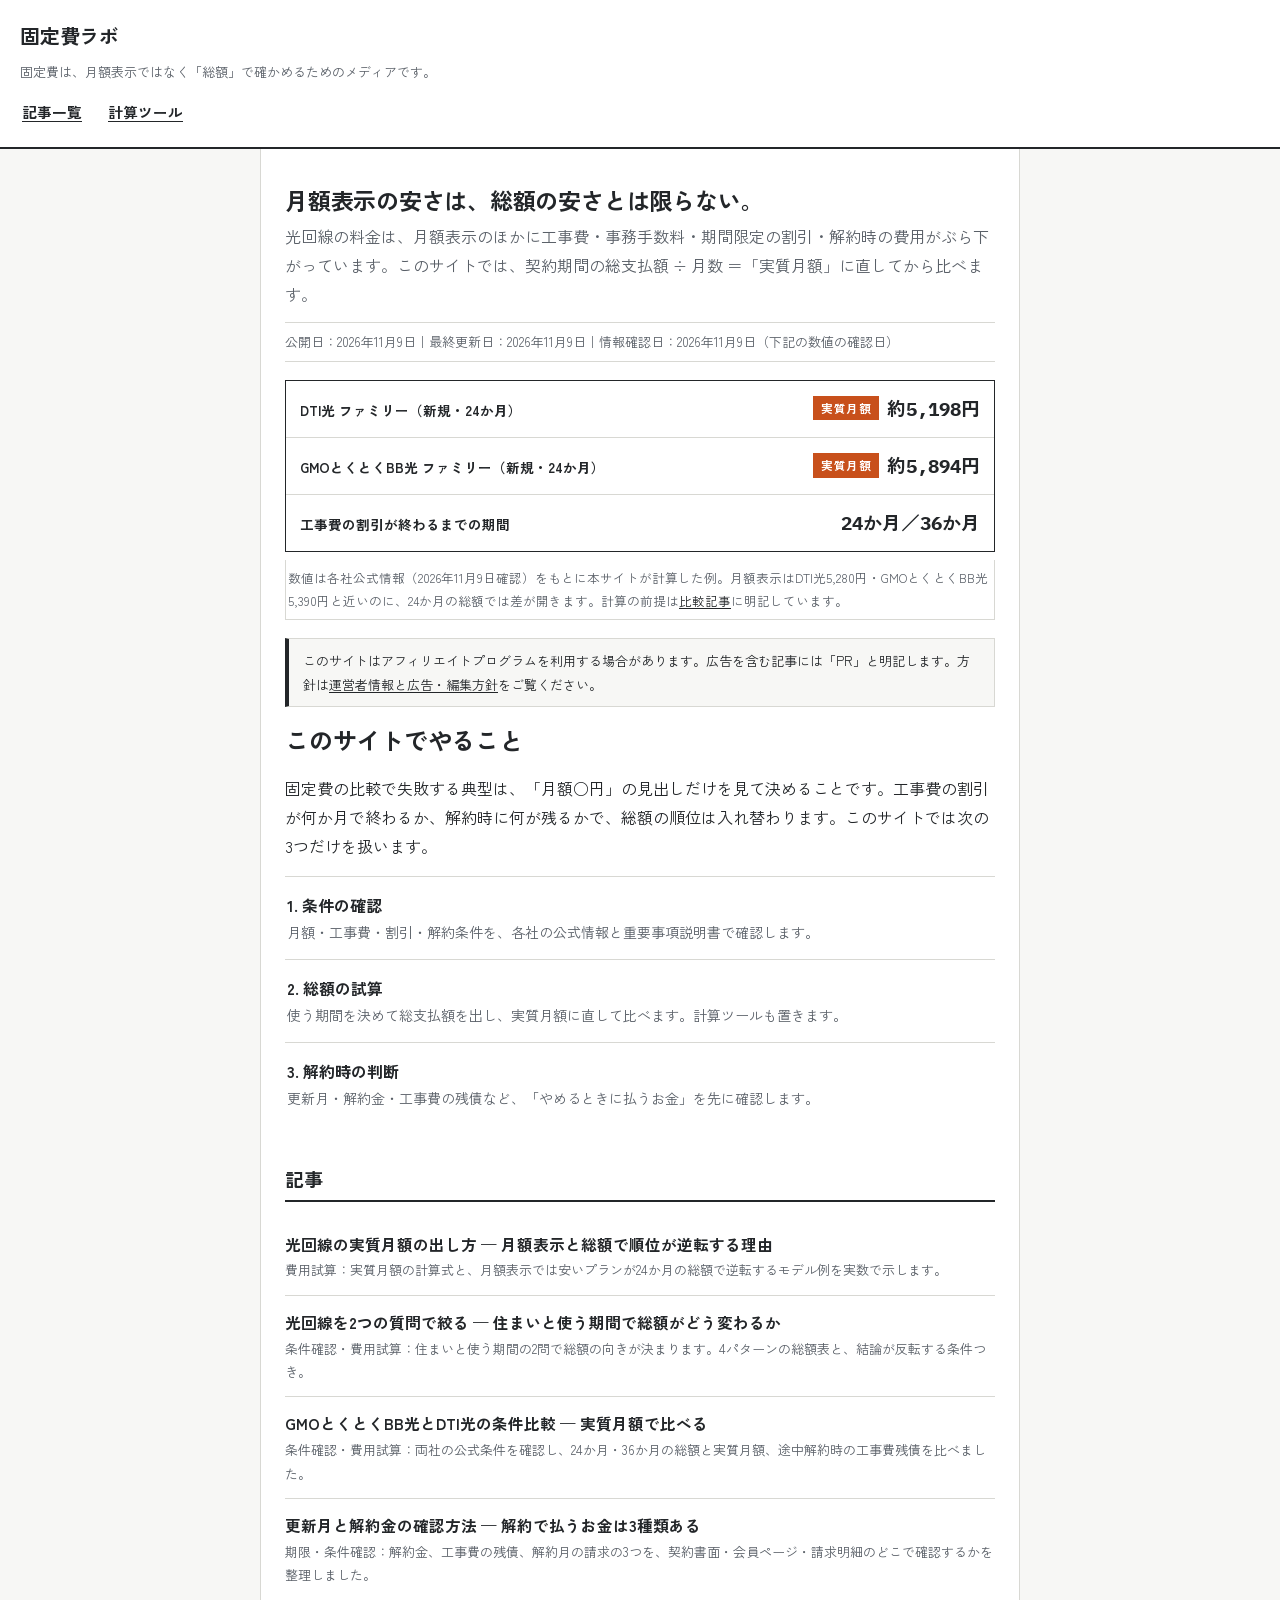
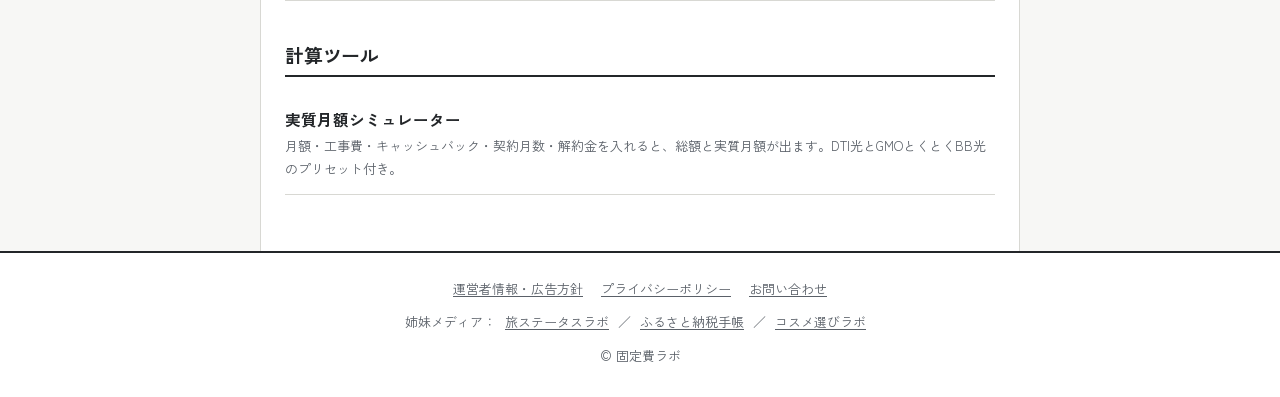
<file: index.html>
<!DOCTYPE html>
<html lang="ja">
<head>
<meta charset="utf-8">
<meta name="viewport" content="width=device-width, initial-scale=1">
<title>固定費ラボ｜光回線は「月額表示」ではなく総額＝実質月額で確かめる</title>
<meta name="description" content="光回線などの固定費について、月額表示ではなく契約期間の総支払額÷月数＝実質月額で比べるための、公式情報の確認記事と計算ツールを提供するメディアです。">
<link rel="preconnect" href="https://fonts.googleapis.com">
<link rel="preconnect" href="https://fonts.gstatic.com" crossorigin>
<link href="https://fonts.googleapis.com/css2?family=IBM+Plex+Mono:wght@400;500;700&family=Zen+Kaku+Gothic+New:wght@400;500;700&display=swap" rel="stylesheet">
<link rel="stylesheet" href="style.css?v=20261120-r1">
<meta property="og:title" content="固定費ラボ｜光回線は「月額表示」ではなく総額＝実質月額で確かめる">
<meta property="og:description" content="光回線などの固定費について、月額表示ではなく契約期間の総支払額÷月数＝実質月額で比べるための、公式情報の確認記事と計算ツールを提供するメディアです。">
<meta property="og:type" content="website">
<meta property="og:url" content="https://koteihi.globe-ent.com/">
<meta property="og:image" content="https://koteihi.globe-ent.com/ogp.png">
<meta name="twitter:card" content="summary_large_image">
<meta name="twitter:image" content="https://koteihi.globe-ent.com/ogp.png">
<link rel="icon" type="image/svg+xml" href="/favicon.svg">
<link rel="alternate" type="application/rss+xml" title="固定費ラボ" href="https://koteihi.globe-ent.com/rss.xml">
<script type="application/ld+json">
{
  "@context": "https://schema.org",
  "@graph": [
    {
      "@type": "Organization",
      "@id": "https://koteihi.globe-ent.com/#org",
      "name": "固定費ラボ",
      "url": "https://koteihi.globe-ent.com/",
      "logo": "https://koteihi.globe-ent.com/favicon.svg",
      "sameAs": [
        "https://note.com/tabi_status_lab",
        "https://www.youtube.com/@tabi_status_lab",
        "https://www.threads.com/@tabi_status_lab"
      ]
    },
    {
      "@type": "WebSite",
      "@id": "https://koteihi.globe-ent.com/#site",
      "name": "固定費ラボ",
      "url": "https://koteihi.globe-ent.com/",
      "publisher": { "@id": "https://koteihi.globe-ent.com/#org" },
      "inLanguage": "ja"
    }
  ]
}
</script>
<link rel="canonical" href="https://koteihi.globe-ent.com/">
</head>
<body>
<header class="site">
  <div class="name"><a href="index.html">固定費ラボ</a></div>
  <div class="tag">固定費は、月額表示ではなく「総額」で確かめるためのメディアです。</div>
  <nav class="main">
    <a href="articles.html">記事一覧</a>
    <a href="tools/jitsushitsu-sim.html">計算ツール</a>
  </nav>
</header>
<main>
  <p class="leadline">月額表示の安さは、総額の安さとは限らない。</p>
  <p class="leadsub">光回線の料金は、月額表示のほかに工事費・事務手数料・期間限定の割引・解約時の費用がぶら下がっています。このサイトでは、契約期間の総支払額 ÷ 月数 ＝「実質月額」に直してから比べます。</p>
  <p class="dateline">公開日：2026年11月9日｜最終更新日：2026年11月9日｜情報確認日：2026年11月9日（下記の数値の確認日）</p>
  <figure>
    <div class="sheet">
      <div class="srow"><span class="sk">DTI光 ファミリー（新規・24か月）</span><span class="sv"><span class="badge">実質月額</span>約5,198円</span></div>
      <div class="srow"><span class="sk">GMOとくとくBB光 ファミリー（新規・24か月）</span><span class="sv"><span class="badge">実質月額</span>約5,894円</span></div>
      <div class="srow"><span class="sk">工事費の割引が終わるまでの期間</span><span class="sv">24か月／36か月</span></div>
    </div>
    <figcaption>数値は各社公式情報（2026年11月9日確認）をもとに本サイトが計算した例。月額表示はDTI光5,280円・GMOとくとくBB光5,390円と近いのに、24か月の総額では差が開きます。計算の前提は<a href="articles/gmo-dti-hikaku.html">比較記事</a>に明記しています。</figcaption>
  </figure>
  <div class="disclosure">このサイトはアフィリエイトプログラムを利用する場合があります。広告を含む記事には「PR」と明記します。方針は<a href="about.html">運営者情報と広告・編集方針</a>をご覧ください。</div>

  <h1>このサイトでやること</h1>
  <p>固定費の比較で失敗する典型は、「月額○円」の見出しだけを見て決めることです。工事費の割引が何か月で終わるか、解約時に何が残るかで、総額の順位は入れ替わります。このサイトでは次の3つだけを扱います。</p>
  <div class="card"><div class="t">1. 条件の確認</div><div class="d">月額・工事費・割引・解約条件を、各社の公式情報と重要事項説明書で確認します。</div></div>
  <div class="card"><div class="t">2. 総額の試算</div><div class="d">使う期間を決めて総支払額を出し、実質月額に直して比べます。計算ツールも置きます。</div></div>
  <div class="card"><div class="t">3. 解約時の判断</div><div class="d">更新月・解約金・工事費の残債など、「やめるときに払うお金」を先に確認します。</div></div>

  <h2>記事</h2>
  <a class="thumbrow" href="articles/jitsushitsu-getsugaku.html"><span><span class="t">光回線の実質月額の出し方 — 月額表示と総額で順位が逆転する理由</span><span class="d">費用試算：実質月額の計算式と、月額表示では安いプランが24か月の総額で逆転するモデル例を実数で示します。</span></span></a>
  <a class="thumbrow" href="articles/hikari-shindan.html"><span><span class="t">光回線を2つの質問で絞る — 住まいと使う期間で総額がどう変わるか</span><span class="d">条件確認・費用試算：住まいと使う期間の2問で総額の向きが決まります。4パターンの総額表と、結論が反転する条件つき。</span></span></a>
  <a class="thumbrow" href="articles/gmo-dti-hikaku.html"><span><span class="t">GMOとくとくBB光とDTI光の条件比較 — 実質月額で比べる</span><span class="d">条件確認・費用試算：両社の公式条件を確認し、24か月・36か月の総額と実質月額、途中解約時の工事費残債を比べました。</span></span></a>
  <a class="thumbrow" href="articles/koushin-tsuki-kaiyakukin.html"><span><span class="t">更新月と解約金の確認方法 — 解約で払うお金は3種類ある</span><span class="d">期限・条件確認：解約金、工事費の残債、解約月の請求の3つを、契約書面・会員ページ・請求明細のどこで確認するかを整理しました。</span></span></a>

  <h2>計算ツール</h2>
  <a class="thumbrow" href="tools/jitsushitsu-sim.html"><span><span class="t">実質月額シミュレーター</span><span class="d">月額・工事費・キャッシュバック・契約月数・解約金を入れると、総額と実質月額が出ます。DTI光とGMOとくとくBB光のプリセット付き。</span></span></a>
</main>
<footer class="site">
  <a href="about.html">運営者情報・広告方針</a><a href="privacy.html">プライバシーポリシー</a><a href="contact.html">お問い合わせ</a>
  <div class="sister">姉妹メディア：<a href="https://travel.globe-ent.com/">旅ステータスラボ</a>／<a href="https://furusato.globe-ent.com/">ふるさと納税手帳</a>／<a href="https://cosme-erabi.globe-ent.com/">コスメ選びラボ</a></div>
  <div>© 固定費ラボ</div>
</footer>
</body>
</html>
</file>
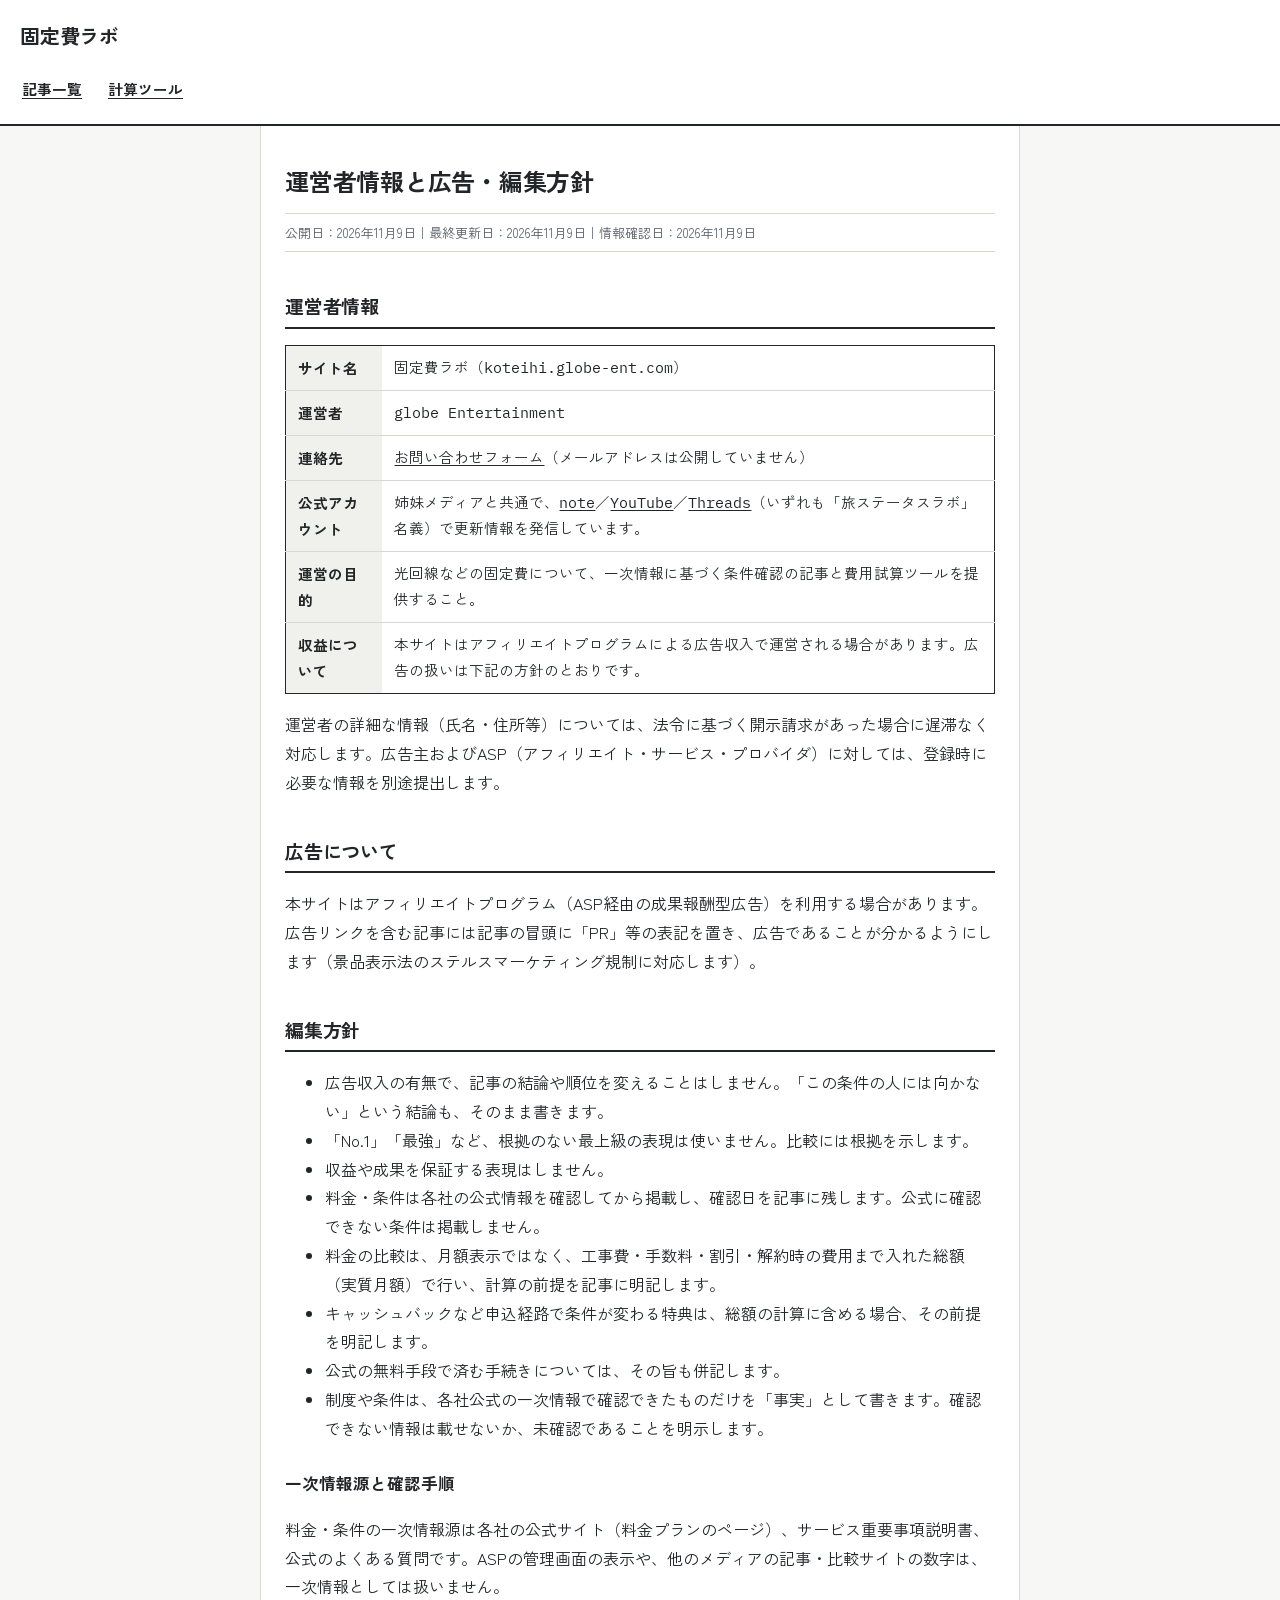
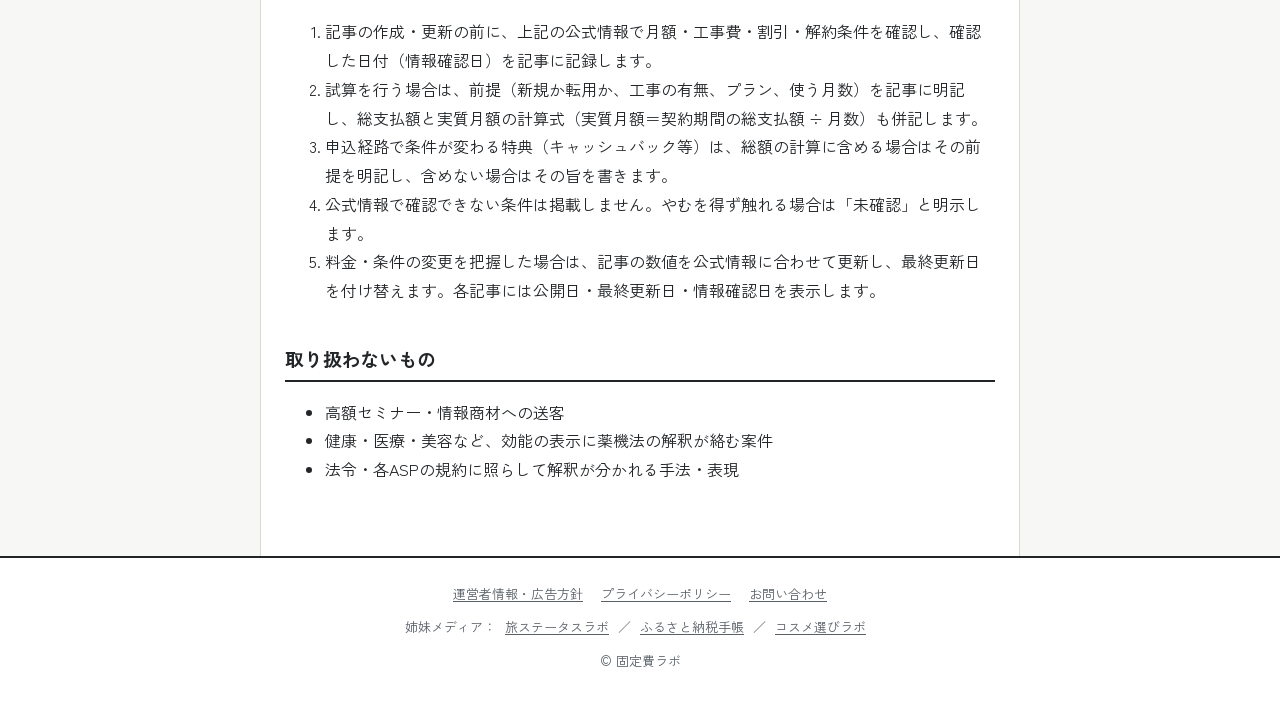
<file: about.html>
<!DOCTYPE html>
<html lang="ja">
<head>
<meta charset="utf-8">
<meta name="viewport" content="width=device-width, initial-scale=1">
<title>運営者情報と広告・編集方針｜固定費ラボ</title>
<link rel="preconnect" href="https://fonts.googleapis.com">
<link rel="preconnect" href="https://fonts.gstatic.com" crossorigin>
<link href="https://fonts.googleapis.com/css2?family=IBM+Plex+Mono:wght@400;500;700&family=Zen+Kaku+Gothic+New:wght@400;500;700&display=swap" rel="stylesheet">
<link rel="stylesheet" href="style.css?v=20261120-r1">
<meta property="og:title" content="運営者情報と広告・編集方針｜固定費ラボ">
<meta property="og:description" content="光回線などの固定費について、一次情報で確認した記事と費用試算ツールを提供するメディアです。">
<meta property="og:type" content="website">
<meta property="og:url" content="https://koteihi.globe-ent.com/about.html">
<meta property="og:image" content="https://koteihi.globe-ent.com/ogp.png">
<meta name="twitter:card" content="summary_large_image">
<meta name="twitter:image" content="https://koteihi.globe-ent.com/ogp.png">
<link rel="icon" type="image/svg+xml" href="/favicon.svg">
<link rel="canonical" href="https://koteihi.globe-ent.com/about.html">
</head>
<body>
<header class="site">
  <div class="name"><a href="index.html">固定費ラボ</a></div>
  <nav class="main">
    <a href="articles.html">記事一覧</a>
    <a href="tools/jitsushitsu-sim.html">計算ツール</a>
  </nav>
</header>
<main>
  <h1>運営者情報と広告・編集方針</h1>
  <p class="dateline">公開日：2026年11月9日｜最終更新日：2026年11月9日｜情報確認日：2026年11月9日</p>

  <h2>運営者情報</h2>
  <table>
    <tr><th>サイト名</th><td>固定費ラボ（koteihi.globe-ent.com）</td></tr>
    <tr><th>運営者</th><td>globe Entertainment</td></tr>
    <tr><th>連絡先</th><td><a href="contact.html">お問い合わせフォーム</a>（メールアドレスは公開していません）</td></tr>
    <tr><th>公式アカウント</th><td>姉妹メディアと共通で、<a href="https://note.com/tabi_status_lab" target="_blank" rel="noopener">note</a>／<a href="https://www.youtube.com/@tabi_status_lab" target="_blank" rel="noopener">YouTube</a>／<a href="https://www.threads.com/@tabi_status_lab" target="_blank" rel="noopener">Threads</a>（いずれも「旅ステータスラボ」名義）で更新情報を発信しています。</td></tr>
    <tr><th>運営の目的</th><td>光回線などの固定費について、一次情報に基づく条件確認の記事と費用試算ツールを提供すること。</td></tr>
    <tr><th>収益について</th><td>本サイトはアフィリエイトプログラムによる広告収入で運営される場合があります。広告の扱いは下記の方針のとおりです。</td></tr>
  </table>
  <p>運営者の詳細な情報（氏名・住所等）については、法令に基づく開示請求があった場合に遅滞なく対応します。広告主およびASP（アフィリエイト・サービス・プロバイダ）に対しては、登録時に必要な情報を別途提出します。</p>

  <h2>広告について</h2>
  <p>本サイトはアフィリエイトプログラム（ASP経由の成果報酬型広告）を利用する場合があります。広告リンクを含む記事には記事の冒頭に「PR」等の表記を置き、広告であることが分かるようにします（景品表示法のステルスマーケティング規制に対応します）。</p>

  <h2>編集方針</h2>
  <ul>
    <li>広告収入の有無で、記事の結論や順位を変えることはしません。「この条件の人には向かない」という結論も、そのまま書きます。</li>
    <li>「No.1」「最強」など、根拠のない最上級の表現は使いません。比較には根拠を示します。</li>
    <li>収益や成果を保証する表現はしません。</li>
    <li>料金・条件は各社の公式情報を確認してから掲載し、確認日を記事に残します。公式に確認できない条件は掲載しません。</li>
    <li>料金の比較は、月額表示ではなく、工事費・手数料・割引・解約時の費用まで入れた総額（実質月額）で行い、計算の前提を記事に明記します。</li>
    <li>キャッシュバックなど申込経路で条件が変わる特典は、総額の計算に含める場合、その前提を明記します。</li>
    <li>公式の無料手段で済む手続きについては、その旨も併記します。</li>
    <li>制度や条件は、各社公式の一次情報で確認できたものだけを「事実」として書きます。確認できない情報は載せないか、未確認であることを明示します。</li>
  </ul>

  <h3>一次情報源と確認手順</h3>
  <p>料金・条件の一次情報源は各社の公式サイト（料金プランのページ）、サービス重要事項説明書、公式のよくある質問です。ASPの管理画面の表示や、他のメディアの記事・比較サイトの数字は、一次情報としては扱いません。</p>
  <ol>
    <li>記事の作成・更新の前に、上記の公式情報で月額・工事費・割引・解約条件を確認し、確認した日付（情報確認日）を記事に記録します。</li>
    <li>試算を行う場合は、前提（新規か転用か、工事の有無、プラン、使う月数）を記事に明記し、総支払額と実質月額の計算式（実質月額＝契約期間の総支払額 ÷ 月数）も併記します。</li>
    <li>申込経路で条件が変わる特典（キャッシュバック等）は、総額の計算に含める場合はその前提を明記し、含めない場合はその旨を書きます。</li>
    <li>公式情報で確認できない条件は掲載しません。やむを得ず触れる場合は「未確認」と明示します。</li>
    <li>料金・条件の変更を把握した場合は、記事の数値を公式情報に合わせて更新し、最終更新日を付け替えます。各記事には公開日・最終更新日・情報確認日を表示します。</li>
  </ol>

  <h2>取り扱わないもの</h2>
  <ul>
    <li>高額セミナー・情報商材への送客</li>
    <li>健康・医療・美容など、効能の表示に薬機法の解釈が絡む案件</li>
    <li>法令・各ASPの規約に照らして解釈が分かれる手法・表現</li>
  </ul>
</main>
<footer class="site">
  <a href="about.html">運営者情報・広告方針</a><a href="privacy.html">プライバシーポリシー</a><a href="contact.html">お問い合わせ</a>
  <div class="sister">姉妹メディア：<a href="https://travel.globe-ent.com/">旅ステータスラボ</a>／<a href="https://furusato.globe-ent.com/">ふるさと納税手帳</a>／<a href="https://cosme-erabi.globe-ent.com/">コスメ選びラボ</a></div>
  <div>© 固定費ラボ</div>
</footer>
</body>
</html>
</file>
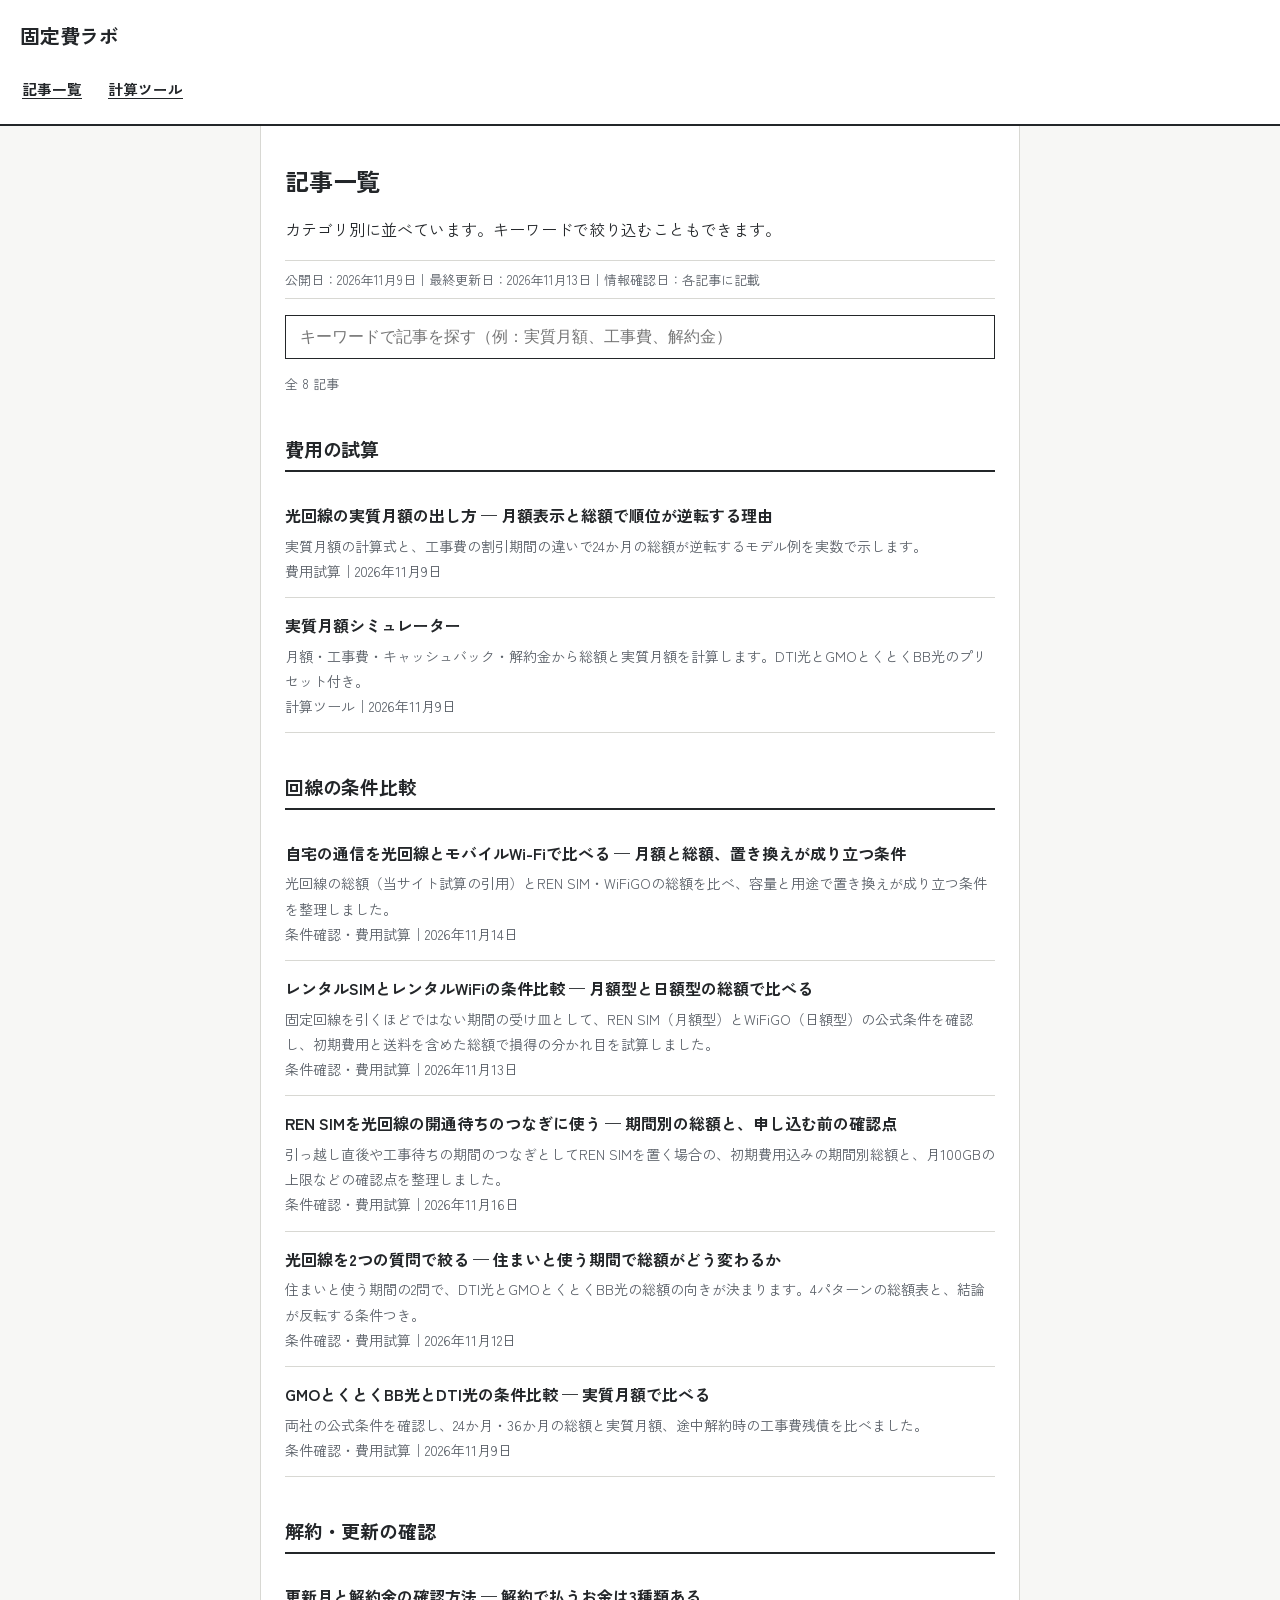
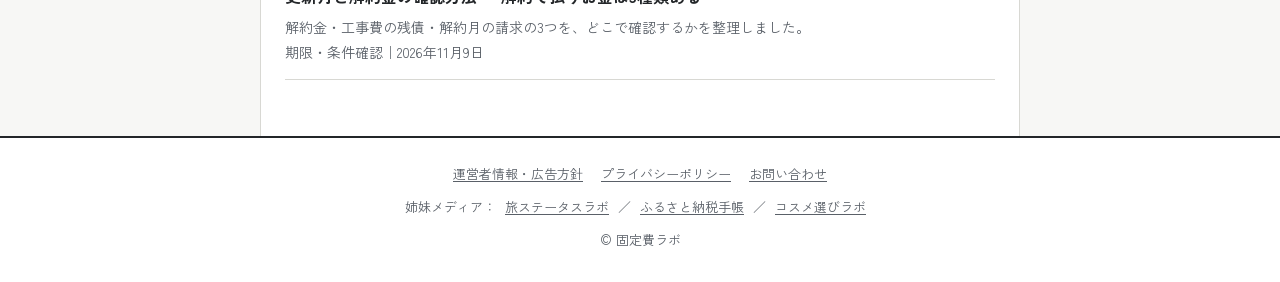
<file: articles.html>
<!DOCTYPE html>
<html lang="ja">
<head>
<meta charset="utf-8">
<meta name="viewport" content="width=device-width, initial-scale=1">
<title>記事一覧｜固定費ラボ</title>
<meta name="description" content="固定費ラボの記事一覧。光回線の条件確認、実質月額の試算、更新月・解約金の確認方法をカテゴリ別に並べています。キーワードで絞り込みもできます。">
<link rel="preconnect" href="https://fonts.googleapis.com">
<link rel="preconnect" href="https://fonts.gstatic.com" crossorigin>
<link href="https://fonts.googleapis.com/css2?family=IBM+Plex+Mono:wght@400;500;700&family=Zen+Kaku+Gothic+New:wght@400;500;700&display=swap" rel="stylesheet">
<link rel="stylesheet" href="style.css?v=20261120-r1">
<meta property="og:title" content="記事一覧｜固定費ラボ">
<meta property="og:description" content="固定費ラボの記事一覧。光回線の条件確認、実質月額の試算、更新月・解約金の確認方法をカテゴリ別に並べています。キーワードで絞り込みもできます。">
<meta property="og:type" content="website">
<meta property="og:url" content="https://koteihi.globe-ent.com/articles.html">
<meta property="og:image" content="https://koteihi.globe-ent.com/ogp.png">
<meta name="twitter:card" content="summary_large_image">
<meta name="twitter:image" content="https://koteihi.globe-ent.com/ogp.png">
<link rel="icon" type="image/svg+xml" href="/favicon.svg">
<link rel="canonical" href="https://koteihi.globe-ent.com/articles.html">
</head>
<body>
<header class="site">
  <div class="name"><a href="index.html">固定費ラボ</a></div>
  <nav class="main">
    <a href="articles.html">記事一覧</a>
    <a href="tools/jitsushitsu-sim.html">計算ツール</a>
  </nav>
</header>
<main>
  <h1>記事一覧</h1>
  <p>カテゴリ別に並べています。キーワードで絞り込むこともできます。</p>
  <p class="dateline">公開日：2026年11月9日｜最終更新日：2026年11月13日｜情報確認日：各記事に記載</p>
  <div class="searchbox">
    <input type="search" id="q" placeholder="キーワードで記事を探す（例：実質月額、工事費、解約金）" aria-label="記事を検索">
    <p class="src" id="count"></p>
  </div>

  <section class="cluster">
    <h2>費用の試算</h2>
    <a class="card thumbrow" href="articles/jitsushitsu-getsugaku.html" data-kw="実質月額 総額 工事費 計算式 モデル 逆転 光回線"><span class="txt">
      <strong>光回線の実質月額の出し方 — 月額表示と総額で順位が逆転する理由</strong>
      <span>実質月額の計算式と、工事費の割引期間の違いで24か月の総額が逆転するモデル例を実数で示します。</span>
      <span class="src">費用試算｜2026年11月9日</span></span>
    </a>
    <a class="card thumbrow" href="tools/jitsushitsu-sim.html" data-kw="シミュレーター 計算ツール 実質月額 総額 DTI GMO プリセット"><span class="txt">
      <strong>実質月額シミュレーター</strong>
      <span>月額・工事費・キャッシュバック・解約金から総額と実質月額を計算します。DTI光とGMOとくとくBB光のプリセット付き。</span>
      <span class="src">計算ツール｜2026年11月9日</span></span>
    </a>
  </section>

  <section class="cluster">
    <h2>回線の条件比較</h2>
    <a class="card thumbrow" href="articles/hikari-vs-mobile-wifi.html" data-kw="光回線 モバイルWi-Fi 置き換え REN SIM WiFiGO DTI光 GMOとくとくBB光 総額 容量"><span class="txt">
      <strong>自宅の通信を光回線とモバイルWi-Fiで比べる — 月額と総額、置き換えが成り立つ条件</strong>
      <span>光回線の総額（当サイト試算の引用）とREN SIM・WiFiGOの総額を比べ、容量と用途で置き換えが成り立つ条件を整理しました。</span>
      <span class="src">条件確認・費用試算｜2026年11月14日</span></span>
    </a>
    <a class="card thumbrow" href="articles/rental-sim-wifi.html" data-kw="レンタルSIM レンタルWiFi REN SIM WiFiGO 短期 引っ越し つなぎ 予備回線 月額型 日額型"><span class="txt">
      <strong>レンタルSIMとレンタルWiFiの条件比較 — 月額型と日額型の総額で比べる</strong>
      <span>固定回線を引くほどではない期間の受け皿として、REN SIM（月額型）とWiFiGO（日額型）の公式条件を確認し、初期費用と送料を含めた総額で損得の分かれ目を試算しました。</span>
      <span class="src">条件確認・費用試算｜2026年11月13日</span></span>
    </a>
    <a class="card thumbrow" href="articles/rensim-yobi-tsunagi.html" data-kw="REN SIM 開通待ち つなぎ 引っ越し テレワーク 予備回線 総額 100GB"><span class="txt">
      <strong>REN SIMを光回線の開通待ちのつなぎに使う — 期間別の総額と、申し込む前の確認点</strong>
      <span>引っ越し直後や工事待ちの期間のつなぎとしてREN SIMを置く場合の、初期費用込みの期間別総額と、月100GBの上限などの確認点を整理しました。</span>
      <span class="src">条件確認・費用試算｜2026年11月16日</span></span>
    </a>
    <a class="card thumbrow" href="articles/hikari-shindan.html" data-kw="診断 2つの質問 住まい 期間 DTI光 GMOとくとくBB光 総額 戸建て マンション 10ギガ"><span class="txt">
      <strong>光回線を2つの質問で絞る — 住まいと使う期間で総額がどう変わるか</strong>
      <span>住まいと使う期間の2問で、DTI光とGMOとくとくBB光の総額の向きが決まります。4パターンの総額表と、結論が反転する条件つき。</span>
      <span class="src">条件確認・費用試算｜2026年11月12日</span></span>
    </a>
    <a class="card thumbrow" href="articles/gmo-dti-hikaku.html" data-kw="GMOとくとくBB光 DTI光 比較 月額 工事費 解約金 キャッシュバック ルーター"><span class="txt">
      <strong>GMOとくとくBB光とDTI光の条件比較 — 実質月額で比べる</strong>
      <span>両社の公式条件を確認し、24か月・36か月の総額と実質月額、途中解約時の工事費残債を比べました。</span>
      <span class="src">条件確認・費用試算｜2026年11月9日</span></span>
    </a>
  </section>

  <section class="cluster">
    <h2>解約・更新の確認</h2>
    <a class="card thumbrow" href="articles/koushin-tsuki-kaiyakukin.html" data-kw="更新月 解約金 違約金 工事費残債 確認方法 契約書面 会員ページ 請求明細"><span class="txt">
      <strong>更新月と解約金の確認方法 — 解約で払うお金は3種類ある</strong>
      <span>解約金・工事費の残債・解約月の請求の3つを、どこで確認するかを整理しました。</span>
      <span class="src">期限・条件確認｜2026年11月9日</span></span>
    </a>
  </section>

  <p class="src" id="noresult" style="display:none">該当する記事がありません。キーワードを変えてお試しください。</p>
</main>
<footer class="site">
  <a href="about.html">運営者情報・広告方針</a><a href="privacy.html">プライバシーポリシー</a><a href="contact.html">お問い合わせ</a>
  <div class="sister">姉妹メディア：<a href="https://travel.globe-ent.com/">旅ステータスラボ</a>／<a href="https://furusato.globe-ent.com/">ふるさと納税手帳</a>／<a href="https://cosme-erabi.globe-ent.com/">コスメ選びラボ</a></div>
  <div>© 固定費ラボ</div>
</footer>
<script>
(function(){
  var q = document.getElementById('q');
  var cards = Array.prototype.slice.call(document.querySelectorAll('.card'));
  var sections = Array.prototype.slice.call(document.querySelectorAll('.cluster'));
  var count = document.getElementById('count');
  var noresult = document.getElementById('noresult');
  function apply(){
    var words = q.value.trim().toLowerCase().split(/\s+/).filter(Boolean);
    var visible = 0;
    cards.forEach(function(c){
      var text = (c.textContent + ' ' + (c.getAttribute('data-kw')||'')).toLowerCase();
      var hit = words.every(function(w){ return text.indexOf(w) !== -1; });
      c.style.display = hit ? '' : 'none';
      if (hit) visible++;
    });
    sections.forEach(function(s){
      var any = Array.prototype.some.call(s.querySelectorAll('.card'), function(c){ return c.style.display !== 'none'; });
      s.style.display = any ? '' : 'none';
    });
    count.textContent = words.length ? visible + ' 件の記事が見つかりました' : '全 ' + cards.length + ' 記事';
    noresult.style.display = visible ? 'none' : '';
  }
  q.addEventListener('input', apply);
  apply();
})();
</script>
</body>
</html>
</file>
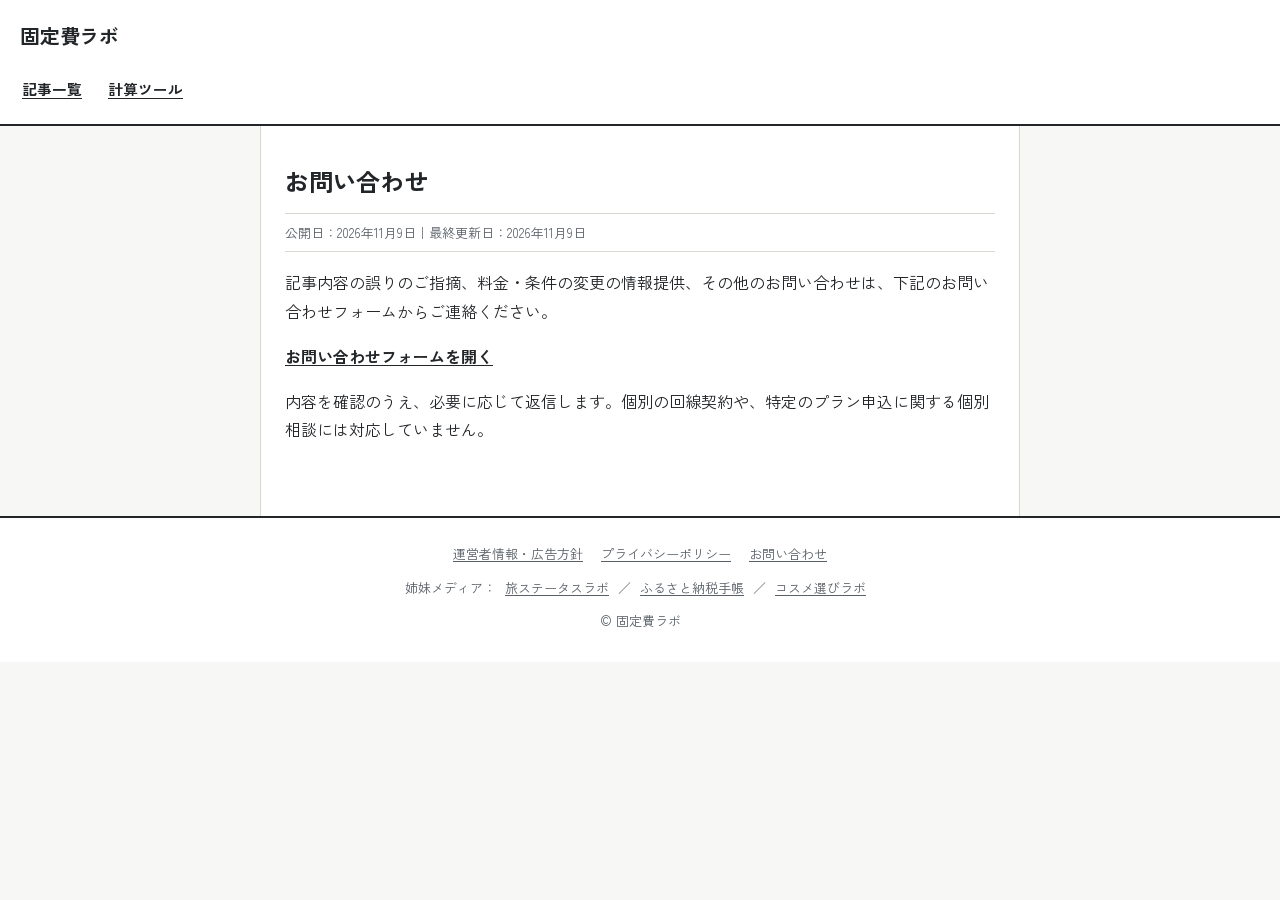
<file: contact.html>
<!DOCTYPE html>
<html lang="ja">
<head>
<meta charset="utf-8">
<meta name="viewport" content="width=device-width, initial-scale=1">
<title>お問い合わせ｜固定費ラボ</title>
<link rel="preconnect" href="https://fonts.googleapis.com">
<link rel="preconnect" href="https://fonts.gstatic.com" crossorigin>
<link href="https://fonts.googleapis.com/css2?family=IBM+Plex+Mono:wght@400;500;700&family=Zen+Kaku+Gothic+New:wght@400;500;700&display=swap" rel="stylesheet">
<link rel="stylesheet" href="style.css?v=20261120-r1">
<meta property="og:title" content="お問い合わせ｜固定費ラボ">
<meta property="og:description" content="光回線などの固定費について、一次情報で確認した記事と費用試算ツールを提供するメディアです。">
<meta property="og:type" content="website">
<meta property="og:url" content="https://koteihi.globe-ent.com/contact.html">
<meta property="og:image" content="https://koteihi.globe-ent.com/ogp.png">
<meta name="twitter:card" content="summary_large_image">
<meta name="twitter:image" content="https://koteihi.globe-ent.com/ogp.png">
<link rel="icon" type="image/svg+xml" href="/favicon.svg">
<link rel="canonical" href="https://koteihi.globe-ent.com/contact.html">
</head>
<body>
<header class="site">
  <div class="name"><a href="index.html">固定費ラボ</a></div>
  <nav class="main">
    <a href="articles.html">記事一覧</a>
    <a href="tools/jitsushitsu-sim.html">計算ツール</a>
  </nav>
</header>
<main>
  <h1>お問い合わせ</h1>
  <p class="dateline">公開日：2026年11月9日｜最終更新日：2026年11月9日</p>
  <p>記事内容の誤りのご指摘、料金・条件の変更の情報提供、その他のお問い合わせは、下記のお問い合わせフォームからご連絡ください。</p>
  <p><a href="https://docs.google.com/forms/d/e/1FAIpQLSfTnYuTEelsZKCFdR1qgOSAcbQ_iL7Sfrm4nua5q6kgTEgHKg/viewform" target="_blank" rel="noopener"><strong>お問い合わせフォームを開く</strong></a></p>
  <p>内容を確認のうえ、必要に応じて返信します。個別の回線契約や、特定のプラン申込に関する個別相談には対応していません。</p>
</main>
<footer class="site">
  <a href="about.html">運営者情報・広告方針</a><a href="privacy.html">プライバシーポリシー</a><a href="contact.html">お問い合わせ</a>
  <div class="sister">姉妹メディア：<a href="https://travel.globe-ent.com/">旅ステータスラボ</a>／<a href="https://furusato.globe-ent.com/">ふるさと納税手帳</a>／<a href="https://cosme-erabi.globe-ent.com/">コスメ選びラボ</a></div>
  <div>© 固定費ラボ</div>
</footer>
</body>
</html>
</file>
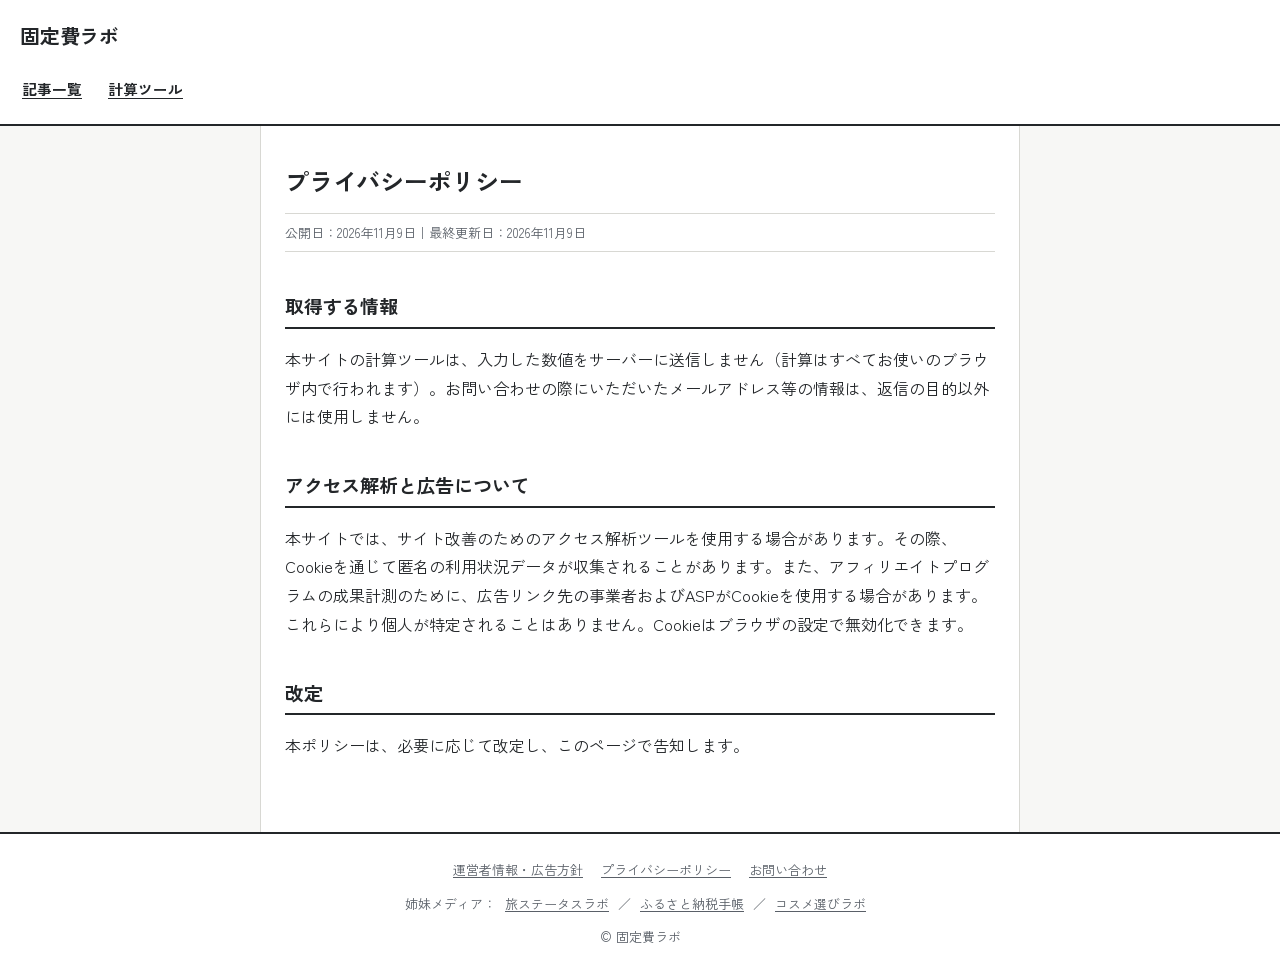
<file: privacy.html>
<!DOCTYPE html>
<html lang="ja">
<head>
<meta charset="utf-8">
<meta name="viewport" content="width=device-width, initial-scale=1">
<title>プライバシーポリシー｜固定費ラボ</title>
<link rel="preconnect" href="https://fonts.googleapis.com">
<link rel="preconnect" href="https://fonts.gstatic.com" crossorigin>
<link href="https://fonts.googleapis.com/css2?family=IBM+Plex+Mono:wght@400;500;700&family=Zen+Kaku+Gothic+New:wght@400;500;700&display=swap" rel="stylesheet">
<link rel="stylesheet" href="style.css?v=20261120-r1">
<meta property="og:title" content="プライバシーポリシー｜固定費ラボ">
<meta property="og:description" content="光回線などの固定費について、一次情報で確認した記事と費用試算ツールを提供するメディアです。">
<meta property="og:type" content="website">
<meta property="og:url" content="https://koteihi.globe-ent.com/privacy.html">
<meta property="og:image" content="https://koteihi.globe-ent.com/ogp.png">
<meta name="twitter:card" content="summary_large_image">
<meta name="twitter:image" content="https://koteihi.globe-ent.com/ogp.png">
<link rel="icon" type="image/svg+xml" href="/favicon.svg">
<link rel="canonical" href="https://koteihi.globe-ent.com/privacy.html">
</head>
<body>
<header class="site">
  <div class="name"><a href="index.html">固定費ラボ</a></div>
  <nav class="main">
    <a href="articles.html">記事一覧</a>
    <a href="tools/jitsushitsu-sim.html">計算ツール</a>
  </nav>
</header>
<main>
  <h1>プライバシーポリシー</h1>
  <p class="dateline">公開日：2026年11月9日｜最終更新日：2026年11月9日</p>
  <h2>取得する情報</h2>
  <p>本サイトの計算ツールは、入力した数値をサーバーに送信しません（計算はすべてお使いのブラウザ内で行われます）。お問い合わせの際にいただいたメールアドレス等の情報は、返信の目的以外には使用しません。</p>
  <h2>アクセス解析と広告について</h2>
  <p>本サイトでは、サイト改善のためのアクセス解析ツールを使用する場合があります。その際、Cookieを通じて匿名の利用状況データが収集されることがあります。また、アフィリエイトプログラムの成果計測のために、広告リンク先の事業者およびASPがCookieを使用する場合があります。これらにより個人が特定されることはありません。Cookieはブラウザの設定で無効化できます。</p>
  <h2>改定</h2>
  <p>本ポリシーは、必要に応じて改定し、このページで告知します。</p>
</main>
<footer class="site">
  <a href="about.html">運営者情報・広告方針</a><a href="privacy.html">プライバシーポリシー</a><a href="contact.html">お問い合わせ</a>
  <div class="sister">姉妹メディア：<a href="https://travel.globe-ent.com/">旅ステータスラボ</a>／<a href="https://furusato.globe-ent.com/">ふるさと納税手帳</a>／<a href="https://cosme-erabi.globe-ent.com/">コスメ選びラボ</a></div>
  <div>© 固定費ラボ</div>
</footer>
</body>
</html>
</file>
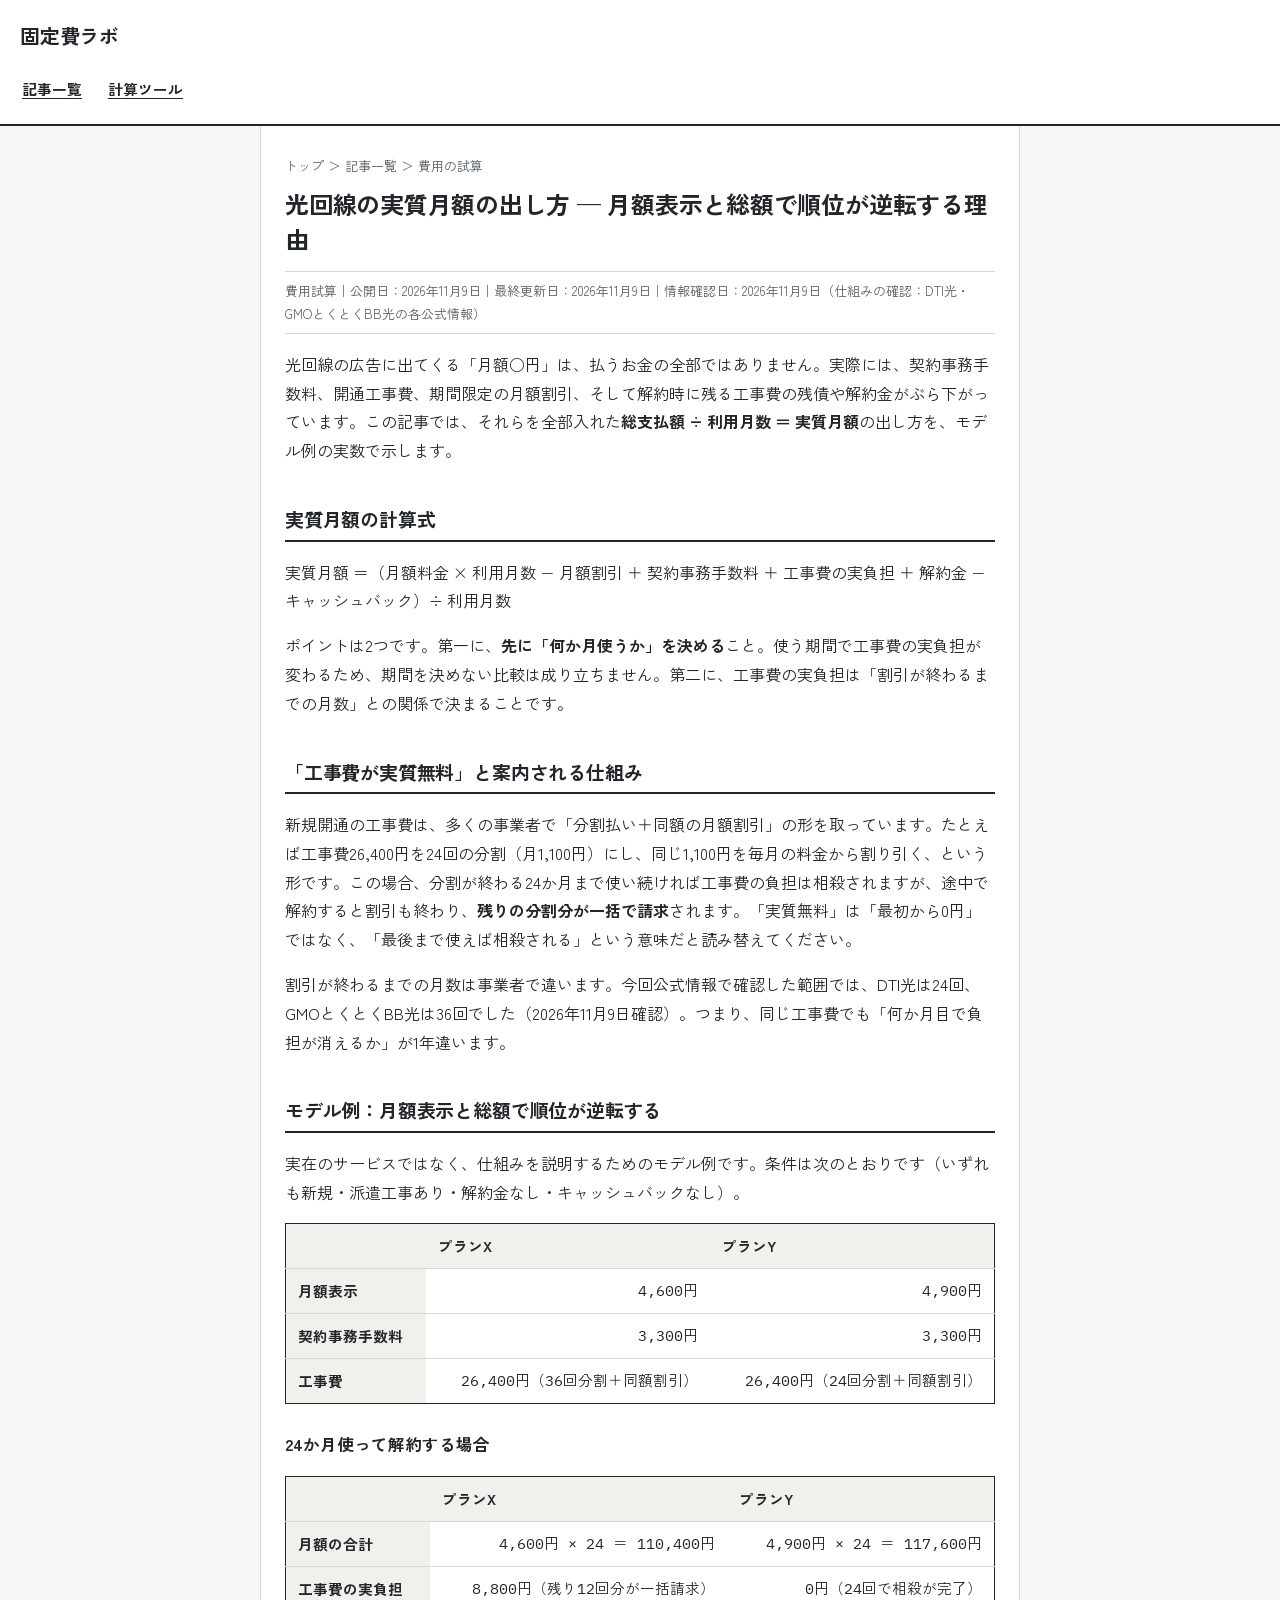
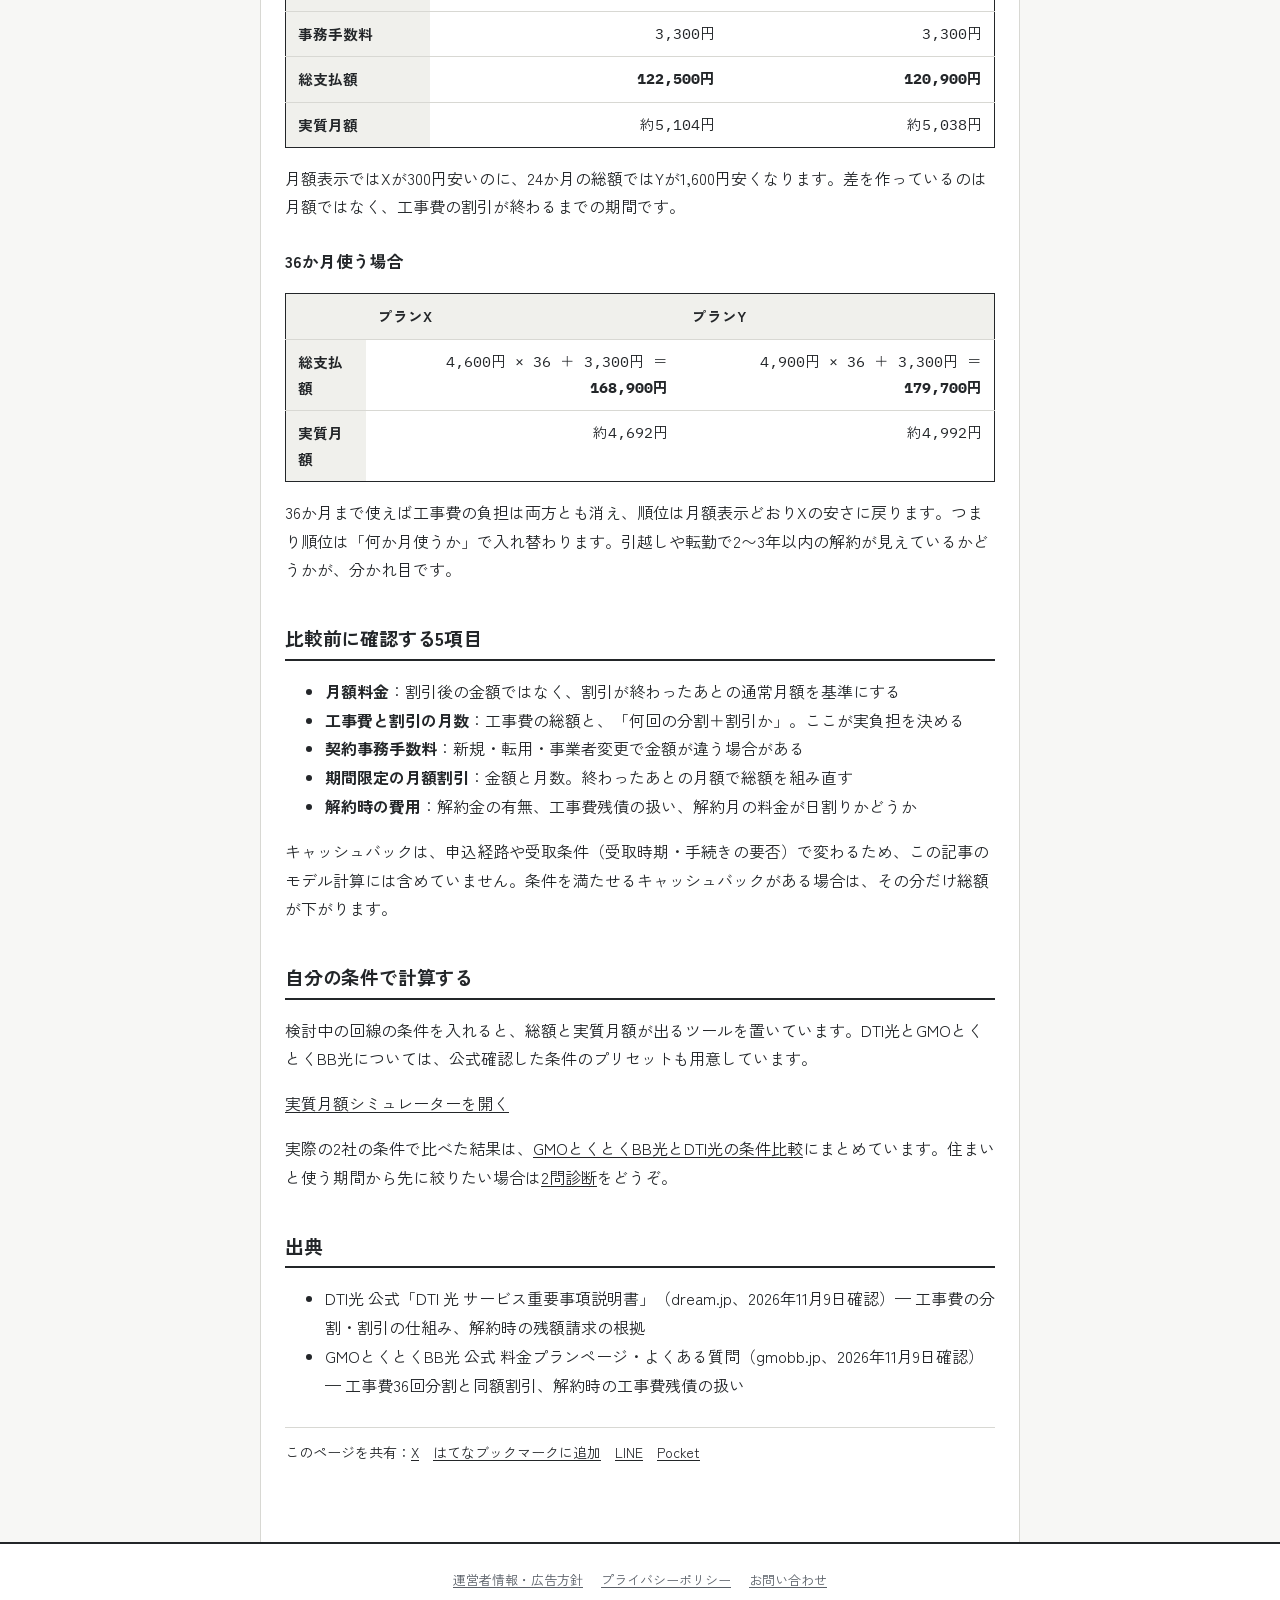
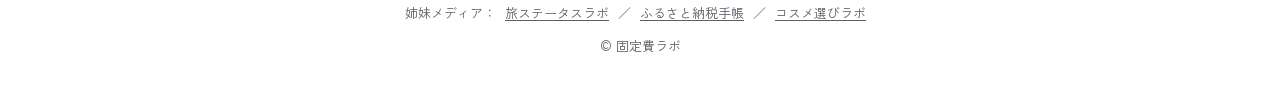
<file: articles/jitsushitsu-getsugaku.html>
<!DOCTYPE html>
<html lang="ja">
<head>
<meta charset="utf-8">
<meta name="viewport" content="width=device-width, initial-scale=1">
<title>光回線の実質月額の出し方 — 月額表示と総額で順位が逆転する理由｜固定費ラボ</title>
<meta name="description" content="光回線の料金比較は月額表示だけでは決まりません。工事費・事務手数料・期間限定割引・解約時の費用まで入れた総支払額÷月数＝実質月額の計算式と、月額表示では安いプランが24か月の総額で逆転するモデル例を実数で示します。">
<link rel="preconnect" href="https://fonts.googleapis.com">
<link rel="preconnect" href="https://fonts.gstatic.com" crossorigin>
<link href="https://fonts.googleapis.com/css2?family=IBM+Plex+Mono:wght@400;500;700&family=Zen+Kaku+Gothic+New:wght@400;500;700&display=swap" rel="stylesheet">
<link rel="stylesheet" href="../style.css?v=20261120-r1">
<meta property="og:title" content="光回線の実質月額の出し方 — 月額表示と総額で順位が逆転する理由｜固定費ラボ">
<meta property="og:description" content="実質月額の計算式と、工事費の割引期間の違いで総額の順位が逆転するモデル例。">
<meta property="og:type" content="article">
<meta property="og:url" content="https://koteihi.globe-ent.com/articles/jitsushitsu-getsugaku.html">
<meta property="og:image" content="https://koteihi.globe-ent.com/ogp.png">
<meta property="article:published_time" content="2026-11-09">
<meta property="article:modified_time" content="2026-11-09">
<meta name="twitter:card" content="summary_large_image">
<meta name="twitter:image" content="https://koteihi.globe-ent.com/ogp.png">
<link rel="icon" type="image/svg+xml" href="/favicon.svg">
<script type="application/ld+json">
{
  "@context": "https://schema.org",
  "@graph": [
    {
      "@type": "Article",
      "headline": "光回線の実質月額の出し方 — 月額表示と総額で順位が逆転する理由",
      "description": "光回線の料金比較は月額表示だけでは決まりません。工事費・事務手数料・期間限定割引・解約時の費用まで入れた総支払額÷月数＝実質月額の計算式と、月額表示では安いプランが24か月の総額で逆転するモデル例を実数で示します。",
      "datePublished": "2026-11-09",
      "dateModified": "2026-11-09",
      "author": { "@type": "Organization", "name": "globe Entertainment", "url": "https://koteihi.globe-ent.com/about.html" },
      "publisher": { "@type": "Organization", "name": "固定費ラボ", "url": "https://koteihi.globe-ent.com/" },
      "mainEntityOfPage": "https://koteihi.globe-ent.com/articles/jitsushitsu-getsugaku.html",
      "inLanguage": "ja"
    },
    {
      "@type": "BreadcrumbList",
      "itemListElement": [
        { "@type": "ListItem", "position": 1, "name": "トップ", "item": "https://koteihi.globe-ent.com/" },
        { "@type": "ListItem", "position": 2, "name": "記事一覧", "item": "https://koteihi.globe-ent.com/articles.html" },
        { "@type": "ListItem", "position": 3, "name": "費用の試算" },
        { "@type": "ListItem", "position": 4, "name": "光回線の実質月額の出し方 — 月額表示と総額で順位が逆転する理由", "item": "https://koteihi.globe-ent.com/articles/jitsushitsu-getsugaku.html" }
      ]
    }
  ]
}
</script>
<link rel="canonical" href="https://koteihi.globe-ent.com/articles/jitsushitsu-getsugaku.html">
</head>
<body>
<header class="site">
<div class="name"><a href="../index.html">固定費ラボ</a></div>
<nav class="main">
<a href="../articles.html">記事一覧</a>
<a href="../tools/jitsushitsu-sim.html">計算ツール</a>
</nav>
</header>
<main>
<p class="crumb"><a href="../index.html">トップ</a> ＞ <a href="../articles.html">記事一覧</a> ＞ 費用の試算</p>
<h1>光回線の実質月額の出し方 — 月額表示と総額で順位が逆転する理由</h1>
<p class="dateline">費用試算｜公開日：2026年11月9日｜最終更新日：2026年11月9日｜情報確認日：2026年11月9日（仕組みの確認：DTI光・GMOとくとくBB光の各公式情報）</p>

<p>光回線の広告に出てくる「月額○円」は、払うお金の全部ではありません。実際には、契約事務手数料、開通工事費、期間限定の月額割引、そして解約時に残る工事費の残債や解約金がぶら下がっています。この記事では、それらを全部入れた<strong>総支払額 ÷ 利用月数 ＝ 実質月額</strong>の出し方を、モデル例の実数で示します。</p>

<h2>実質月額の計算式</h2>
<p>実質月額 ＝（月額料金 × 利用月数 − 月額割引 ＋ 契約事務手数料 ＋ 工事費の実負担 ＋ 解約金 − キャッシュバック）÷ 利用月数</p>
<p>ポイントは2つです。第一に、<strong>先に「何か月使うか」を決める</strong>こと。使う期間で工事費の実負担が変わるため、期間を決めない比較は成り立ちません。第二に、工事費の実負担は「割引が終わるまでの月数」との関係で決まることです。</p>

<h2>「工事費が実質無料」と案内される仕組み</h2>
<p>新規開通の工事費は、多くの事業者で「分割払い＋同額の月額割引」の形を取っています。たとえば工事費26,400円を24回の分割（月1,100円）にし、同じ1,100円を毎月の料金から割り引く、という形です。この場合、分割が終わる24か月まで使い続ければ工事費の負担は相殺されますが、途中で解約すると割引も終わり、<strong>残りの分割分が一括で請求</strong>されます。「実質無料」は「最初から0円」ではなく、「最後まで使えば相殺される」という意味だと読み替えてください。</p>
<p>割引が終わるまでの月数は事業者で違います。今回公式情報で確認した範囲では、DTI光は24回、GMOとくとくBB光は36回でした（2026年11月9日確認）。つまり、同じ工事費でも「何か月目で負担が消えるか」が1年違います。</p>

<h2>モデル例：月額表示と総額で順位が逆転する</h2>
<p>実在のサービスではなく、仕組みを説明するためのモデル例です。条件は次のとおりです（いずれも新規・派遣工事あり・解約金なし・キャッシュバックなし）。</p>
<table class="spec">
<tr><th></th><th>プランX</th><th>プランY</th></tr>
<tr><th>月額表示</th><td>4,600円</td><td>4,900円</td></tr>
<tr><th>契約事務手数料</th><td>3,300円</td><td>3,300円</td></tr>
<tr><th>工事費</th><td>26,400円（36回分割＋同額割引）</td><td>26,400円（24回分割＋同額割引）</td></tr>
</table>
<h3>24か月使って解約する場合</h3>
<table class="spec">
<tr><th></th><th>プランX</th><th>プランY</th></tr>
<tr><th>月額の合計</th><td>4,600円 × 24 ＝ 110,400円</td><td>4,900円 × 24 ＝ 117,600円</td></tr>
<tr><th>工事費の実負担</th><td>8,800円（残り12回分が一括請求）</td><td>0円（24回で相殺が完了）</td></tr>
<tr><th>事務手数料</th><td>3,300円</td><td>3,300円</td></tr>
<tr><th>総支払額</th><td><strong>122,500円</strong></td><td><strong>120,900円</strong></td></tr>
<tr><th>実質月額</th><td>約5,104円</td><td>約5,038円</td></tr>
</table>
<p>月額表示ではXが300円安いのに、24か月の総額ではYが1,600円安くなります。差を作っているのは月額ではなく、工事費の割引が終わるまでの期間です。</p>
<h3>36か月使う場合</h3>
<table class="spec">
<tr><th></th><th>プランX</th><th>プランY</th></tr>
<tr><th>総支払額</th><td>4,600円 × 36 ＋ 3,300円 ＝ <strong>168,900円</strong></td><td>4,900円 × 36 ＋ 3,300円 ＝ <strong>179,700円</strong></td></tr>
<tr><th>実質月額</th><td>約4,692円</td><td>約4,992円</td></tr>
</table>
<p>36か月まで使えば工事費の負担は両方とも消え、順位は月額表示どおりXの安さに戻ります。つまり順位は「何か月使うか」で入れ替わります。引越しや転勤で2〜3年以内の解約が見えているかどうかが、分かれ目です。</p>

<h2>比較前に確認する5項目</h2>
<ul>
<li><strong>月額料金</strong>：割引後の金額ではなく、割引が終わったあとの通常月額を基準にする</li>
<li><strong>工事費と割引の月数</strong>：工事費の総額と、「何回の分割＋割引か」。ここが実負担を決める</li>
<li><strong>契約事務手数料</strong>：新規・転用・事業者変更で金額が違う場合がある</li>
<li><strong>期間限定の月額割引</strong>：金額と月数。終わったあとの月額で総額を組み直す</li>
<li><strong>解約時の費用</strong>：解約金の有無、工事費残債の扱い、解約月の料金が日割りかどうか</li>
</ul>
<p>キャッシュバックは、申込経路や受取条件（受取時期・手続きの要否）で変わるため、この記事のモデル計算には含めていません。条件を満たせるキャッシュバックがある場合は、その分だけ総額が下がります。</p>

<h2>自分の条件で計算する</h2>
<p>検討中の回線の条件を入れると、総額と実質月額が出るツールを置いています。DTI光とGMOとくとくBB光については、公式確認した条件のプリセットも用意しています。</p>
<p><a href="../tools/jitsushitsu-sim.html">実質月額シミュレーターを開く</a></p>
<p>実際の2社の条件で比べた結果は、<a href="gmo-dti-hikaku.html">GMOとくとくBB光とDTI光の条件比較</a>にまとめています。住まいと使う期間から先に絞りたい場合は<a href="hikari-shindan.html">2問診断</a>をどうぞ。</p>

<h2>出典</h2>
<ul>
<li>DTI光 公式「DTI 光 サービス重要事項説明書」（dream.jp、2026年11月9日確認）— 工事費の分割・割引の仕組み、解約時の残額請求の根拠</li>
<li>GMOとくとくBB光 公式 料金プランページ・よくある質問（gmobb.jp、2026年11月9日確認）— 工事費36回分割と同額割引、解約時の工事費残債の扱い</li>
</ul>
<div class="share"><span>このページを共有：</span><a href="https://twitter.com/intent/tweet?url=https%3A%2F%2Fkoteihi.globe-ent.com%2Farticles%2Fjitsushitsu-getsugaku.html&text=%E5%85%89%E5%9B%9E%E7%B7%9A%E3%81%AE%E5%AE%9F%E8%B3%AA%E6%9C%88%E9%A1%8D%E3%81%AE%E5%87%BA%E3%81%97%E6%96%B9%20%E2%80%94%20%E6%9C%88%E9%A1%8D%E8%A1%A8%E7%A4%BA%E3%81%A8%E7%B7%8F%E9%A1%8D%E3%81%A7%E9%A0%86%E4%BD%8D%E3%81%8C%E9%80%86%E8%BB%A2%E3%81%99%E3%82%8B%E7%90%86%E7%94%B1%EF%BD%9C%E5%9B%BA%E5%AE%9A%E8%B2%BB%E3%83%A9%E3%83%9C" target="_blank" rel="noopener">X</a><a href="https://b.hatena.ne.jp/entry/https://koteihi.globe-ent.com/articles/jitsushitsu-getsugaku.html" target="_blank" rel="noopener">はてなブックマークに追加</a><a href="https://social-plugins.line.me/lineit/share?url=https%3A%2F%2Fkoteihi.globe-ent.com%2Farticles%2Fjitsushitsu-getsugaku.html" target="_blank" rel="noopener">LINE</a><a href="https://getpocket.com/edit?url=https%3A%2F%2Fkoteihi.globe-ent.com%2Farticles%2Fjitsushitsu-getsugaku.html" target="_blank" rel="noopener">Pocket</a></div>
</main>
<footer class="site">
<a href="../about.html">運営者情報・広告方針</a><a href="../privacy.html">プライバシーポリシー</a><a href="../contact.html">お問い合わせ</a>
<div class="sister">姉妹メディア：<a href="https://travel.globe-ent.com/">旅ステータスラボ</a>／<a href="https://furusato.globe-ent.com/">ふるさと納税手帳</a>／<a href="https://cosme-erabi.globe-ent.com/">コスメ選びラボ</a></div>
<div>© 固定費ラボ</div>
</footer>
</body>
</html>
</file>
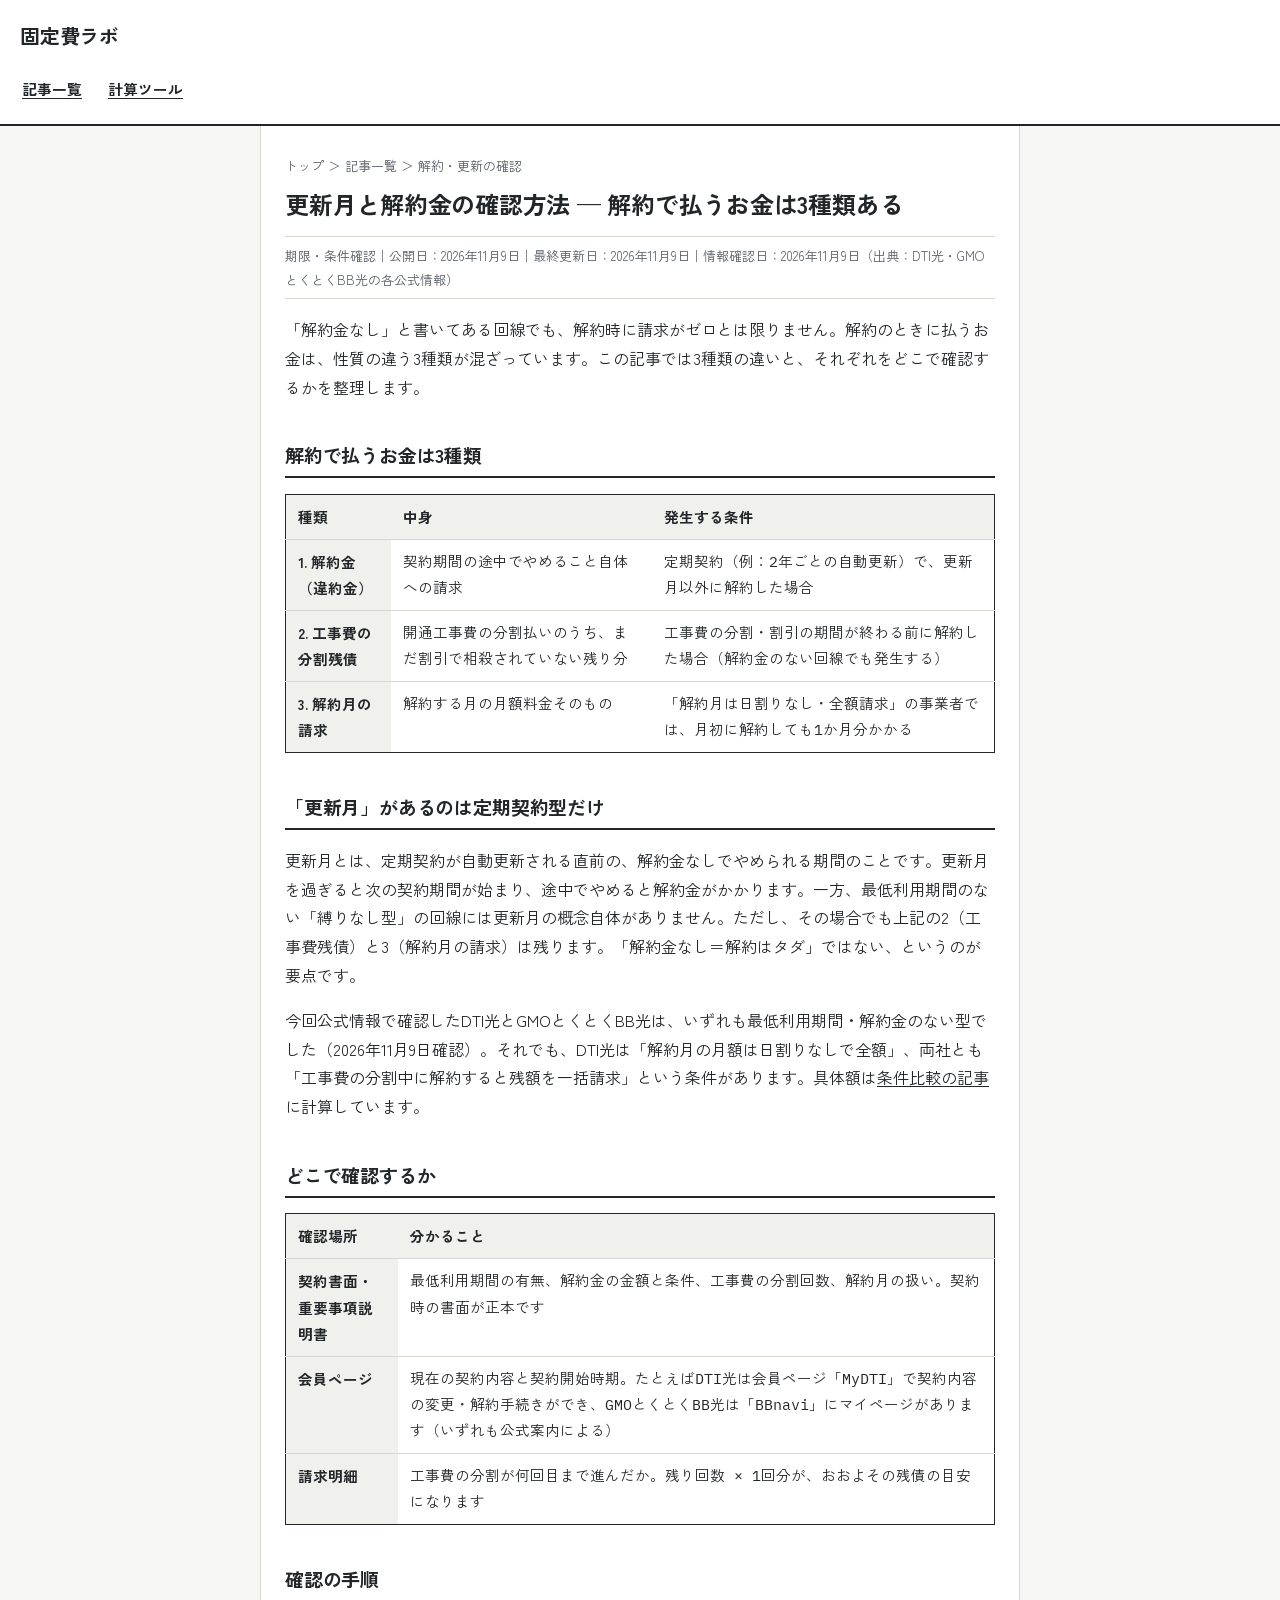
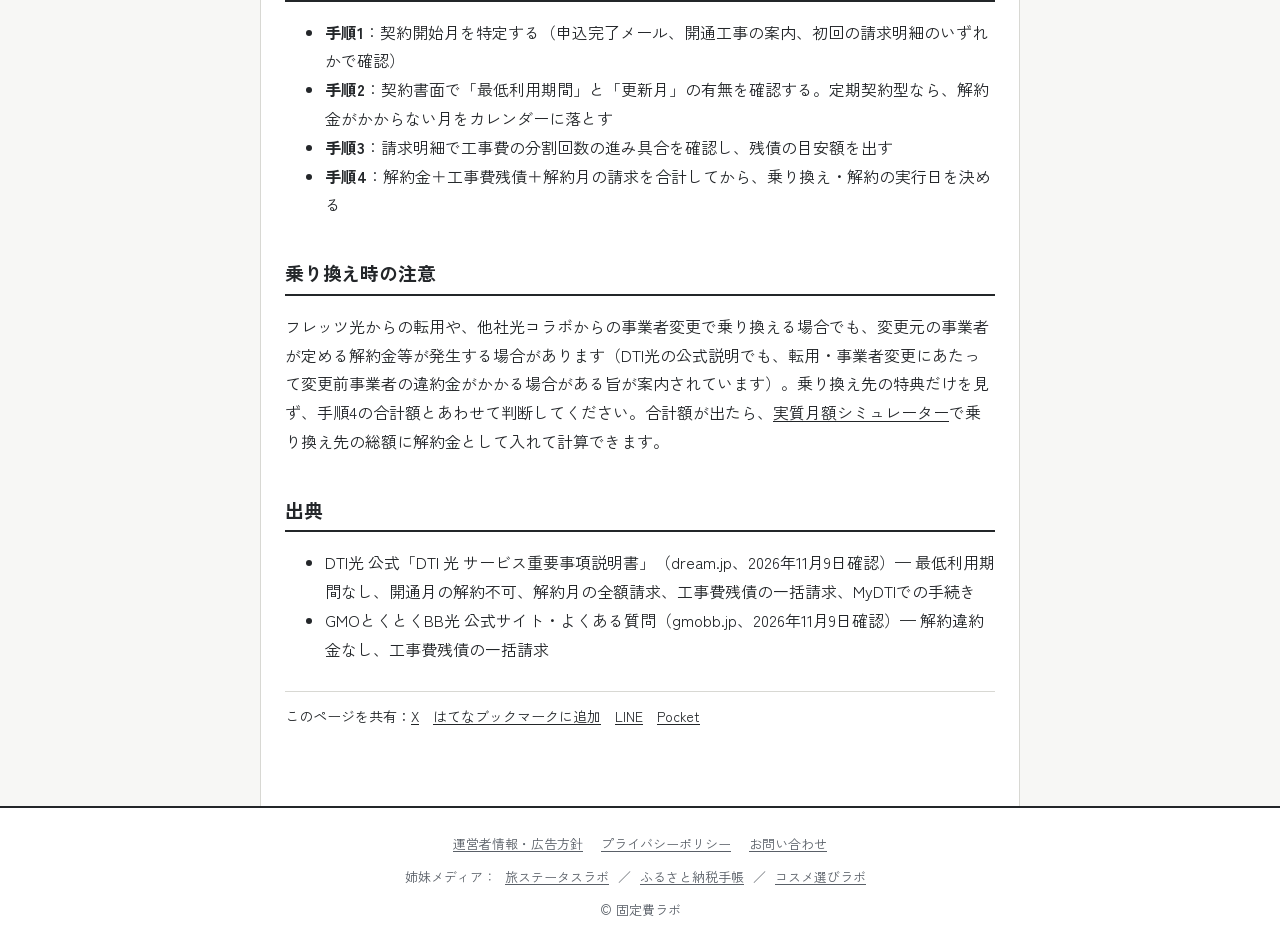
<file: articles/koushin-tsuki-kaiyakukin.html>
<!DOCTYPE html>
<html lang="ja">
<head>
<meta charset="utf-8">
<meta name="viewport" content="width=device-width, initial-scale=1">
<title>更新月と解約金の確認方法 — 解約で払うお金は3種類ある｜固定費ラボ</title>
<meta name="description" content="光回線を解約するときに払うお金は、解約金・工事費の分割残債・解約月の請求の3種類です。それぞれ契約書面（重要事項説明書）・会員ページ・請求明細のどこで確認できるか、手順とあわせて整理しました。">
<link rel="preconnect" href="https://fonts.googleapis.com">
<link rel="preconnect" href="https://fonts.gstatic.com" crossorigin>
<link href="https://fonts.googleapis.com/css2?family=IBM+Plex+Mono:wght@400;500;700&family=Zen+Kaku+Gothic+New:wght@400;500;700&display=swap" rel="stylesheet">
<link rel="stylesheet" href="../style.css?v=20261120-r1">
<meta property="og:title" content="更新月と解約金の確認方法 — 解約で払うお金は3種類ある｜固定費ラボ">
<meta property="og:description" content="解約金・工事費残債・解約月の請求の3つを、どこで確認するかを整理。">
<meta property="og:type" content="article">
<meta property="og:url" content="https://koteihi.globe-ent.com/articles/koushin-tsuki-kaiyakukin.html">
<meta property="og:image" content="https://koteihi.globe-ent.com/ogp.png">
<meta property="article:published_time" content="2026-11-09">
<meta property="article:modified_time" content="2026-11-09">
<meta name="twitter:card" content="summary_large_image">
<meta name="twitter:image" content="https://koteihi.globe-ent.com/ogp.png">
<link rel="icon" type="image/svg+xml" href="/favicon.svg">
<script type="application/ld+json">
{
  "@context": "https://schema.org",
  "@graph": [
    {
      "@type": "Article",
      "headline": "更新月と解約金の確認方法 — 解約で払うお金は3種類ある",
      "description": "光回線を解約するときに払うお金は、解約金・工事費の分割残債・解約月の請求の3種類です。それぞれ契約書面（重要事項説明書）・会員ページ・請求明細のどこで確認できるか、手順とあわせて整理しました。",
      "datePublished": "2026-11-09",
      "dateModified": "2026-11-09",
      "author": { "@type": "Organization", "name": "globe Entertainment", "url": "https://koteihi.globe-ent.com/about.html" },
      "publisher": { "@type": "Organization", "name": "固定費ラボ", "url": "https://koteihi.globe-ent.com/" },
      "mainEntityOfPage": "https://koteihi.globe-ent.com/articles/koushin-tsuki-kaiyakukin.html",
      "inLanguage": "ja"
    },
    {
      "@type": "BreadcrumbList",
      "itemListElement": [
        { "@type": "ListItem", "position": 1, "name": "トップ", "item": "https://koteihi.globe-ent.com/" },
        { "@type": "ListItem", "position": 2, "name": "記事一覧", "item": "https://koteihi.globe-ent.com/articles.html" },
        { "@type": "ListItem", "position": 3, "name": "解約・更新の確認" },
        { "@type": "ListItem", "position": 4, "name": "更新月と解約金の確認方法 — 解約で払うお金は3種類ある", "item": "https://koteihi.globe-ent.com/articles/koushin-tsuki-kaiyakukin.html" }
      ]
    }
  ]
}
</script>
<link rel="canonical" href="https://koteihi.globe-ent.com/articles/koushin-tsuki-kaiyakukin.html">
</head>
<body>
<header class="site">
<div class="name"><a href="../index.html">固定費ラボ</a></div>
<nav class="main">
<a href="../articles.html">記事一覧</a>
<a href="../tools/jitsushitsu-sim.html">計算ツール</a>
</nav>
</header>
<main>
<p class="crumb"><a href="../index.html">トップ</a> ＞ <a href="../articles.html">記事一覧</a> ＞ 解約・更新の確認</p>
<h1>更新月と解約金の確認方法 — 解約で払うお金は3種類ある</h1>
<p class="dateline">期限・条件確認｜公開日：2026年11月9日｜最終更新日：2026年11月9日｜情報確認日：2026年11月9日（出典：DTI光・GMOとくとくBB光の各公式情報）</p>

<p>「解約金なし」と書いてある回線でも、解約時に請求がゼロとは限りません。解約のときに払うお金は、性質の違う3種類が混ざっています。この記事では3種類の違いと、それぞれをどこで確認するかを整理します。</p>

<h2>解約で払うお金は3種類</h2>
<table>
<tr><th>種類</th><th>中身</th><th>発生する条件</th></tr>
<tr><th>1. 解約金（違約金）</th><td>契約期間の途中でやめること自体への請求</td><td>定期契約（例：2年ごとの自動更新）で、更新月以外に解約した場合</td></tr>
<tr><th>2. 工事費の分割残債</th><td>開通工事費の分割払いのうち、まだ割引で相殺されていない残り分</td><td>工事費の分割・割引の期間が終わる前に解約した場合（解約金のない回線でも発生する）</td></tr>
<tr><th>3. 解約月の請求</th><td>解約する月の月額料金そのもの</td><td>「解約月は日割りなし・全額請求」の事業者では、月初に解約しても1か月分かかる</td></tr>
</table>

<h2>「更新月」があるのは定期契約型だけ</h2>
<p>更新月とは、定期契約が自動更新される直前の、解約金なしでやめられる期間のことです。更新月を過ぎると次の契約期間が始まり、途中でやめると解約金がかかります。一方、最低利用期間のない「縛りなし型」の回線には更新月の概念自体がありません。ただし、その場合でも上記の2（工事費残債）と3（解約月の請求）は残ります。「解約金なし＝解約はタダ」ではない、というのが要点です。</p>
<p>今回公式情報で確認したDTI光とGMOとくとくBB光は、いずれも最低利用期間・解約金のない型でした（2026年11月9日確認）。それでも、DTI光は「解約月の月額は日割りなしで全額」、両社とも「工事費の分割中に解約すると残額を一括請求」という条件があります。具体額は<a href="gmo-dti-hikaku.html">条件比較の記事</a>に計算しています。</p>

<h2>どこで確認するか</h2>
<table>
<tr><th>確認場所</th><th>分かること</th></tr>
<tr><th>契約書面・重要事項説明書</th><td>最低利用期間の有無、解約金の金額と条件、工事費の分割回数、解約月の扱い。契約時の書面が正本です</td></tr>
<tr><th>会員ページ</th><td>現在の契約内容と契約開始時期。たとえばDTI光は会員ページ「MyDTI」で契約内容の変更・解約手続きができ、GMOとくとくBB光は「BBnavi」にマイページがあります（いずれも公式案内による）</td></tr>
<tr><th>請求明細</th><td>工事費の分割が何回目まで進んだか。残り回数 × 1回分が、おおよその残債の目安になります</td></tr>
</table>

<h2>確認の手順</h2>
<ul>
<li><strong>手順1</strong>：契約開始月を特定する（申込完了メール、開通工事の案内、初回の請求明細のいずれかで確認）</li>
<li><strong>手順2</strong>：契約書面で「最低利用期間」と「更新月」の有無を確認する。定期契約型なら、解約金がかからない月をカレンダーに落とす</li>
<li><strong>手順3</strong>：請求明細で工事費の分割回数の進み具合を確認し、残債の目安額を出す</li>
<li><strong>手順4</strong>：解約金＋工事費残債＋解約月の請求を合計してから、乗り換え・解約の実行日を決める</li>
</ul>

<h2>乗り換え時の注意</h2>
<p>フレッツ光からの転用や、他社光コラボからの事業者変更で乗り換える場合でも、変更元の事業者が定める解約金等が発生する場合があります（DTI光の公式説明でも、転用・事業者変更にあたって変更前事業者の違約金がかかる場合がある旨が案内されています）。乗り換え先の特典だけを見ず、手順4の合計額とあわせて判断してください。合計額が出たら、<a href="../tools/jitsushitsu-sim.html">実質月額シミュレーター</a>で乗り換え先の総額に解約金として入れて計算できます。</p>

<h2>出典</h2>
<ul>
<li>DTI光 公式「DTI 光 サービス重要事項説明書」（dream.jp、2026年11月9日確認）— 最低利用期間なし、開通月の解約不可、解約月の全額請求、工事費残債の一括請求、MyDTIでの手続き</li>
<li>GMOとくとくBB光 公式サイト・よくある質問（gmobb.jp、2026年11月9日確認）— 解約違約金なし、工事費残債の一括請求</li>
</ul>
<div class="share"><span>このページを共有：</span><a href="https://twitter.com/intent/tweet?url=https%3A%2F%2Fkoteihi.globe-ent.com%2Farticles%2Fkoushin-tsuki-kaiyakukin.html&text=%E6%9B%B4%E6%96%B0%E6%9C%88%E3%81%A8%E8%A7%A3%E7%B4%84%E9%87%91%E3%81%AE%E7%A2%BA%E8%AA%8D%E6%96%B9%E6%B3%95%20%E2%80%94%20%E8%A7%A3%E7%B4%84%E3%81%A7%E6%89%95%E3%81%86%E3%81%8A%E9%87%91%E3%81%AF3%E7%A8%AE%E9%A1%9E%E3%81%82%E3%82%8B%EF%BD%9C%E5%9B%BA%E5%AE%9A%E8%B2%BB%E3%83%A9%E3%83%9C" target="_blank" rel="noopener">X</a><a href="https://b.hatena.ne.jp/entry/https://koteihi.globe-ent.com/articles/koushin-tsuki-kaiyakukin.html" target="_blank" rel="noopener">はてなブックマークに追加</a><a href="https://social-plugins.line.me/lineit/share?url=https%3A%2F%2Fkoteihi.globe-ent.com%2Farticles%2Fkoushin-tsuki-kaiyakukin.html" target="_blank" rel="noopener">LINE</a><a href="https://getpocket.com/edit?url=https%3A%2F%2Fkoteihi.globe-ent.com%2Farticles%2Fkoushin-tsuki-kaiyakukin.html" target="_blank" rel="noopener">Pocket</a></div>
</main>
<footer class="site">
<a href="../about.html">運営者情報・広告方針</a><a href="../privacy.html">プライバシーポリシー</a><a href="../contact.html">お問い合わせ</a>
<div class="sister">姉妹メディア：<a href="https://travel.globe-ent.com/">旅ステータスラボ</a>／<a href="https://furusato.globe-ent.com/">ふるさと納税手帳</a>／<a href="https://cosme-erabi.globe-ent.com/">コスメ選びラボ</a></div>
<div>© 固定費ラボ</div>
</footer>
</body>
</html>
</file>
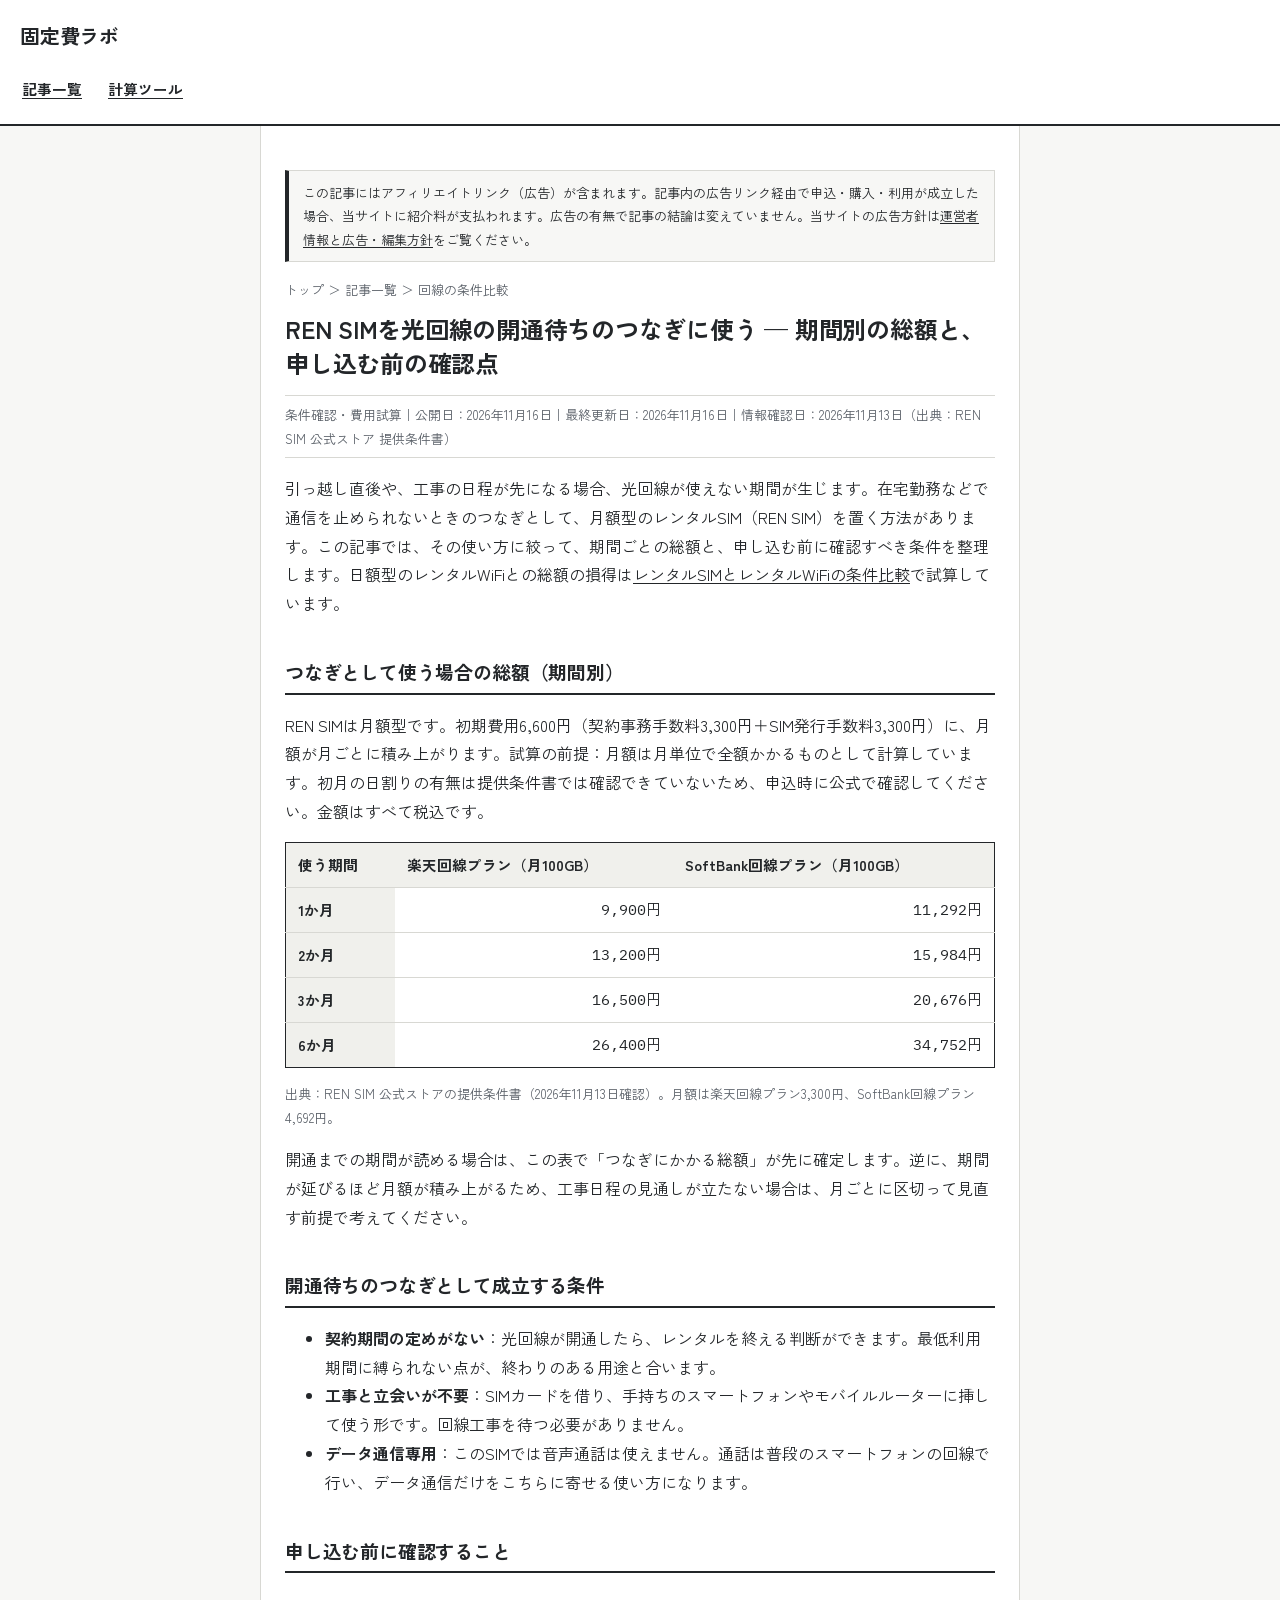
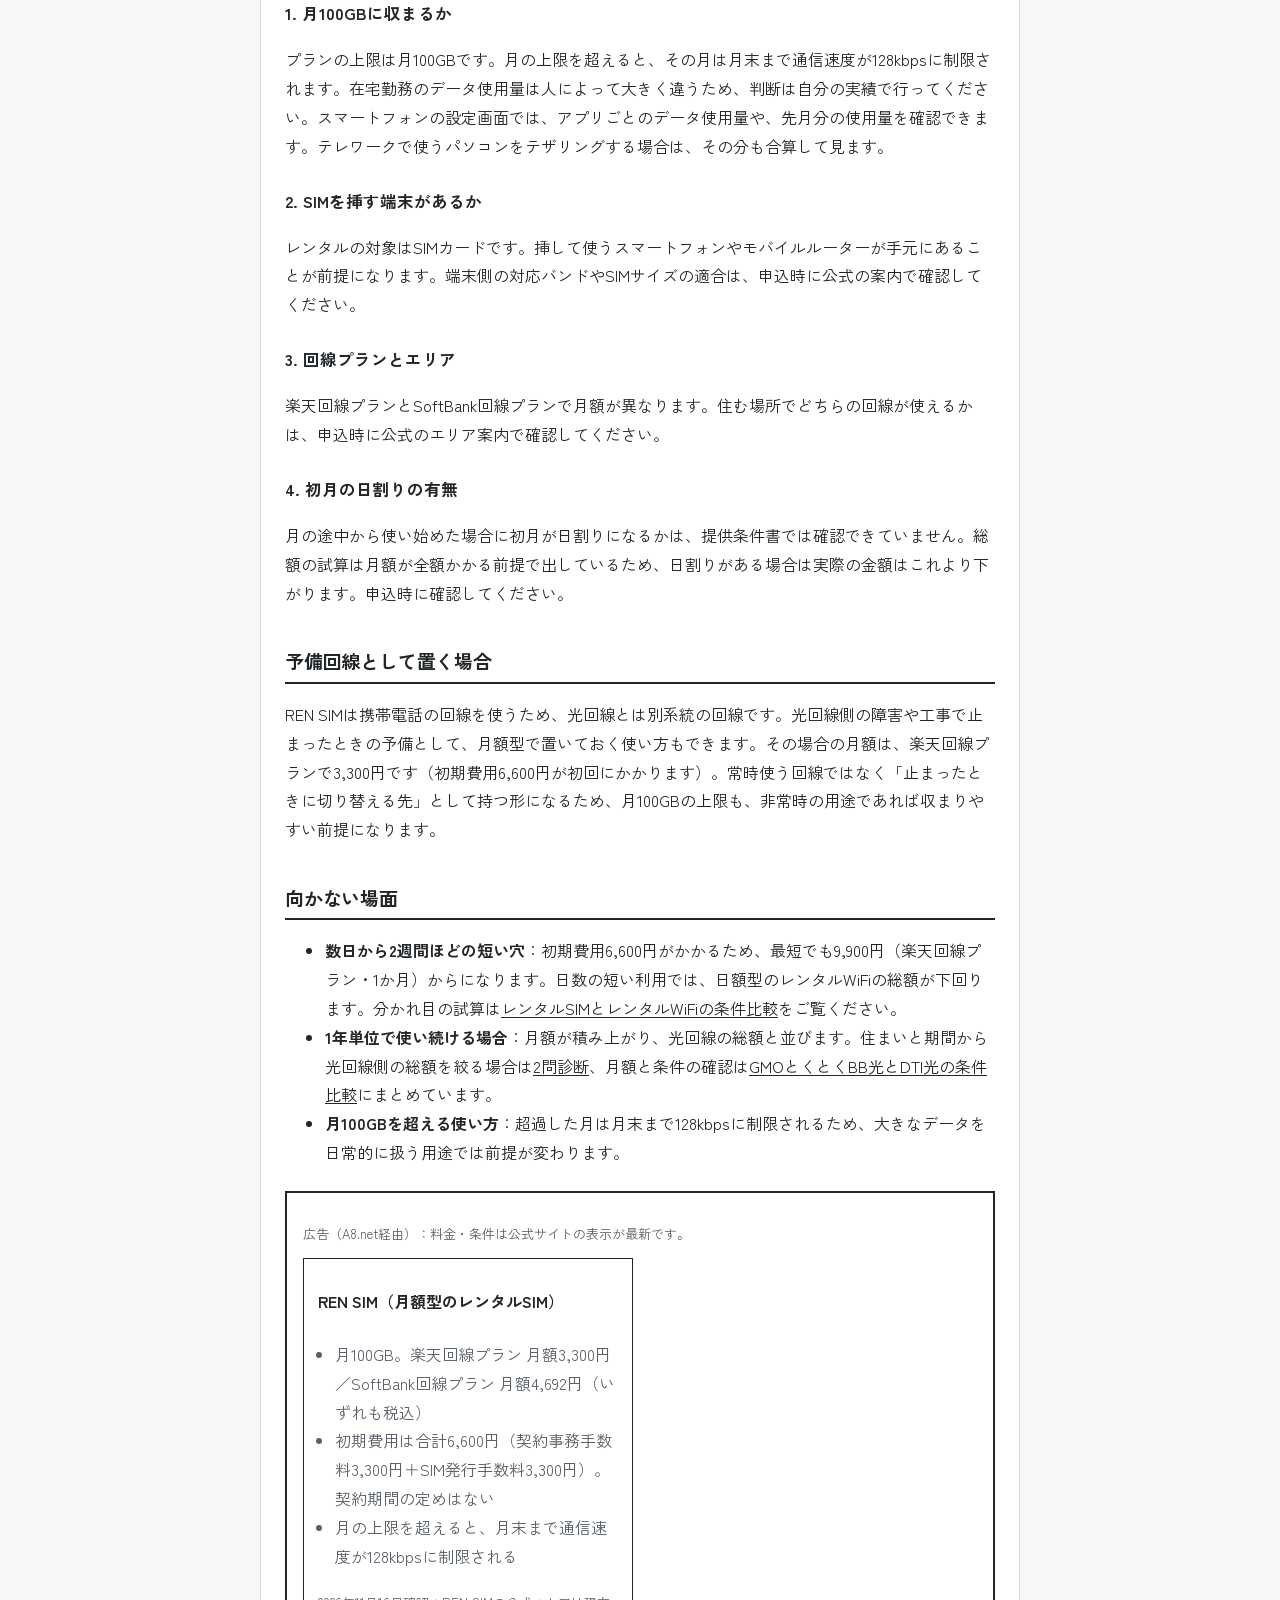
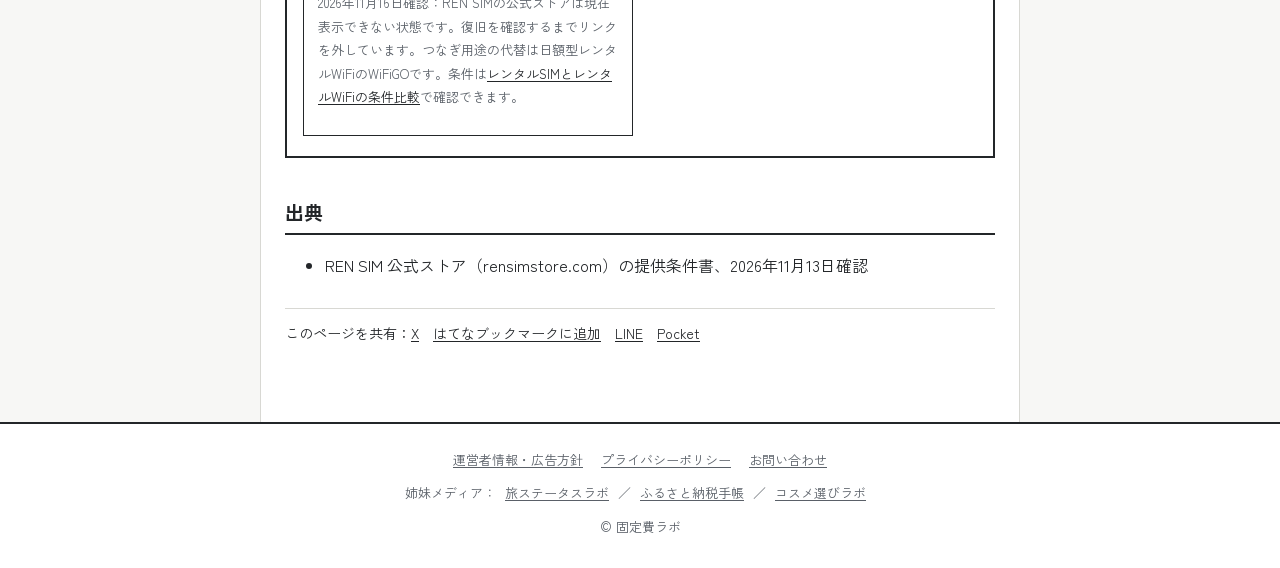
<file: articles/rensim-yobi-tsunagi.html>
<!DOCTYPE html>
<html lang="ja">
<head>
<meta charset="utf-8">
<meta name="viewport" content="width=device-width, initial-scale=1">
<title>REN SIMを光回線の開通待ちのつなぎに使う — 期間別の総額と、申し込む前の確認点｜固定費ラボ</title>
<meta name="description" content="引っ越し直後や工事の順番待ちで光回線が使えない期間のつなぎとして、月額型のレンタルSIM「REN SIM」を置く場合の総額（初期費用込み・期間別）と、申し込む前に確認すべき条件（月100GBの上限、契約期間の定めなし、データ通信専用）を公式の提供条件書で整理しました。">
<link rel="preconnect" href="https://fonts.googleapis.com">
<link rel="preconnect" href="https://fonts.gstatic.com" crossorigin>
<link href="https://fonts.googleapis.com/css2?family=IBM+Plex+Mono:wght@400;500;700&family=Zen+Kaku+Gothic+New:wght@400;500;700&display=swap" rel="stylesheet">
<link rel="stylesheet" href="../style.css?v=20261120-r1">
<meta property="og:title" content="REN SIMを光回線の開通待ちのつなぎに使う — 期間別の総額と、申し込む前の確認点｜固定費ラボ">
<meta property="og:description" content="開通待ちのつなぎとしてREN SIMを置く場合の期間別総額と、申し込む前の確認点を整理。">
<meta property="og:type" content="article">
<meta property="og:url" content="https://koteihi.globe-ent.com/articles/rensim-yobi-tsunagi.html">
<meta property="og:image" content="https://koteihi.globe-ent.com/ogp.png">
<meta property="article:published_time" content="2026-11-16">
<meta property="article:modified_time" content="2026-11-16">
<meta name="twitter:card" content="summary_large_image">
<meta name="twitter:image" content="https://koteihi.globe-ent.com/ogp.png">
<link rel="icon" type="image/svg+xml" href="/favicon.svg">
<script type="application/ld+json">
{
  "@context": "https://schema.org",
  "@graph": [
    {
      "@type": "Article",
      "headline": "REN SIMを光回線の開通待ちのつなぎに使う — 期間別の総額と、申し込む前の確認点",
      "description": "引っ越し直後や工事の順番待ちで光回線が使えない期間のつなぎとして、月額型のレンタルSIM「REN SIM」を置く場合の総額（初期費用込み・期間別）と、申し込む前に確認すべき条件（月100GBの上限、契約期間の定めなし、データ通信専用）を公式の提供条件書で整理しました。",
      "datePublished": "2026-11-16",
      "dateModified": "2026-11-16",
      "author": { "@type": "Organization", "name": "globe Entertainment", "url": "https://koteihi.globe-ent.com/about.html" },
      "publisher": { "@type": "Organization", "name": "固定費ラボ", "url": "https://koteihi.globe-ent.com/" },
      "mainEntityOfPage": "https://koteihi.globe-ent.com/articles/rensim-yobi-tsunagi.html",
      "inLanguage": "ja"
    },
    {
      "@type": "BreadcrumbList",
      "itemListElement": [
        { "@type": "ListItem", "position": 1, "name": "トップ", "item": "https://koteihi.globe-ent.com/" },
        { "@type": "ListItem", "position": 2, "name": "記事一覧", "item": "https://koteihi.globe-ent.com/articles.html" },
        { "@type": "ListItem", "position": 3, "name": "回線の条件比較" },
        { "@type": "ListItem", "position": 4, "name": "REN SIMを光回線の開通待ちのつなぎに使う — 期間別の総額と、申し込む前の確認点", "item": "https://koteihi.globe-ent.com/articles/rensim-yobi-tsunagi.html" }
      ]
    }
  ]
}
</script>
<link rel="canonical" href="https://koteihi.globe-ent.com/articles/rensim-yobi-tsunagi.html">
</head>
<body>
<header class="site">
<div class="name"><a href="../index.html">固定費ラボ</a></div>
<nav class="main">
<a href="../articles.html">記事一覧</a>
<a href="../tools/jitsushitsu-sim.html">計算ツール</a>
</nav>
</header>
<main>
<div class="disclosure">この記事にはアフィリエイトリンク（広告）が含まれます。記事内の広告リンク経由で申込・購入・利用が成立した場合、当サイトに紹介料が支払われます。広告の有無で記事の結論は変えていません。当サイトの広告方針は<a href="../about.html">運営者情報と広告・編集方針</a>をご覧ください。</div>
<p class="crumb"><a href="../index.html">トップ</a> ＞ <a href="../articles.html">記事一覧</a> ＞ 回線の条件比較</p>
<h1>REN SIMを光回線の開通待ちのつなぎに使う — 期間別の総額と、申し込む前の確認点</h1>
<p class="dateline">条件確認・費用試算｜公開日：2026年11月16日｜最終更新日：2026年11月16日｜情報確認日：2026年11月13日（出典：REN SIM 公式ストア 提供条件書）</p>

<p>引っ越し直後や、工事の日程が先になる場合、光回線が使えない期間が生じます。在宅勤務などで通信を止められないときのつなぎとして、月額型のレンタルSIM（REN SIM）を置く方法があります。この記事では、その使い方に絞って、期間ごとの総額と、申し込む前に確認すべき条件を整理します。日額型のレンタルWiFiとの総額の損得は<a href="rental-sim-wifi.html">レンタルSIMとレンタルWiFiの条件比較</a>で試算しています。</p>

<h2>つなぎとして使う場合の総額（期間別）</h2>
<p>REN SIMは月額型です。初期費用6,600円（契約事務手数料3,300円＋SIM発行手数料3,300円）に、月額が月ごとに積み上がります。試算の前提：月額は月単位で全額かかるものとして計算しています。初月の日割りの有無は提供条件書では確認できていないため、申込時に公式で確認してください。金額はすべて税込です。</p>
<table class="spec">
<tr><th>使う期間</th><th>楽天回線プラン（月100GB）</th><th>SoftBank回線プラン（月100GB）</th></tr>
<tr><th>1か月</th><td>9,900円</td><td>11,292円</td></tr>
<tr><th>2か月</th><td>13,200円</td><td>15,984円</td></tr>
<tr><th>3か月</th><td>16,500円</td><td>20,676円</td></tr>
<tr><th>6か月</th><td>26,400円</td><td>34,752円</td></tr>
</table>
<p class="src">出典：REN SIM 公式ストアの提供条件書（2026年11月13日確認）。月額は楽天回線プラン3,300円、SoftBank回線プラン4,692円。</p>
<p>開通までの期間が読める場合は、この表で「つなぎにかかる総額」が先に確定します。逆に、期間が延びるほど月額が積み上がるため、工事日程の見通しが立たない場合は、月ごとに区切って見直す前提で考えてください。</p>

<h2>開通待ちのつなぎとして成立する条件</h2>
<ul>
<li><strong>契約期間の定めがない</strong>：光回線が開通したら、レンタルを終える判断ができます。最低利用期間に縛られない点が、終わりのある用途と合います。</li>
<li><strong>工事と立会いが不要</strong>：SIMカードを借り、手持ちのスマートフォンやモバイルルーターに挿して使う形です。回線工事を待つ必要がありません。</li>
<li><strong>データ通信専用</strong>：このSIMでは音声通話は使えません。通話は普段のスマートフォンの回線で行い、データ通信だけをこちらに寄せる使い方になります。</li>
</ul>

<h2>申し込む前に確認すること</h2>
<h3>1. 月100GBに収まるか</h3>
<p>プランの上限は月100GBです。月の上限を超えると、その月は月末まで通信速度が128kbpsに制限されます。在宅勤務のデータ使用量は人によって大きく違うため、判断は自分の実績で行ってください。スマートフォンの設定画面では、アプリごとのデータ使用量や、先月分の使用量を確認できます。テレワークで使うパソコンをテザリングする場合は、その分も合算して見ます。</p>
<h3>2. SIMを挿す端末があるか</h3>
<p>レンタルの対象はSIMカードです。挿して使うスマートフォンやモバイルルーターが手元にあることが前提になります。端末側の対応バンドやSIMサイズの適合は、申込時に公式の案内で確認してください。</p>
<h3>3. 回線プランとエリア</h3>
<p>楽天回線プランとSoftBank回線プランで月額が異なります。住む場所でどちらの回線が使えるかは、申込時に公式のエリア案内で確認してください。</p>
<h3>4. 初月の日割りの有無</h3>
<p>月の途中から使い始めた場合に初月が日割りになるかは、提供条件書では確認できていません。総額の試算は月額が全額かかる前提で出しているため、日割りがある場合は実際の金額はこれより下がります。申込時に確認してください。</p>

<h2>予備回線として置く場合</h2>
<p>REN SIMは携帯電話の回線を使うため、光回線とは別系統の回線です。光回線側の障害や工事で止まったときの予備として、月額型で置いておく使い方もできます。その場合の月額は、楽天回線プランで3,300円です（初期費用6,600円が初回にかかります）。常時使う回線ではなく「止まったときに切り替える先」として持つ形になるため、月100GBの上限も、非常時の用途であれば収まりやすい前提になります。</p>

<h2>向かない場面</h2>
<ul>
<li><strong>数日から2週間ほどの短い穴</strong>：初期費用6,600円がかかるため、最短でも9,900円（楽天回線プラン・1か月）からになります。日数の短い利用では、日額型のレンタルWiFiの総額が下回ります。分かれ目の試算は<a href="rental-sim-wifi.html">レンタルSIMとレンタルWiFiの条件比較</a>をご覧ください。</li>
<li><strong>1年単位で使い続ける場合</strong>：月額が積み上がり、光回線の総額と並びます。住まいと期間から光回線側の総額を絞る場合は<a href="hikari-shindan.html">2問診断</a>、月額と条件の確認は<a href="gmo-dti-hikaku.html">GMOとくとくBB光とDTI光の条件比較</a>にまとめています。</li>
<li><strong>月100GBを超える使い方</strong>：超過した月は月末まで128kbpsに制限されるため、大きなデータを日常的に扱う用途では前提が変わります。</li>
</ul>

<!-- REN SIM：2026-11-16に公式ストア全体の404を確認し、リンクを撤去（復旧は週次リンクチェックで監視し、復旧したら再設置）。WiFiGOのリンクは設置継続。 -->
<div class="shelfbox">
<p class="src">広告（A8.net経由）：料金・条件は公式サイトの表示が最新です。</p>
<div class="shelf">
<div class="prod">
<div class="pb">
<p class="pn">REN SIM（月額型のレンタルSIM）</p>
<ul>
<li>月100GB。楽天回線プラン 月額3,300円／SoftBank回線プラン 月額4,692円（いずれも税込）</li>
<li>初期費用は合計6,600円（契約事務手数料3,300円＋SIM発行手数料3,300円）。契約期間の定めはない</li>
<li>月の上限を超えると、月末まで通信速度が128kbpsに制限される</li>
</ul>
<p class="src">2026年11月16日確認：REN SIMの公式ストアは現在表示できない状態です。復旧を確認するまでリンクを外しています。つなぎ用途の代替は日額型レンタルWiFiのWiFiGOです。条件は<a href="rental-sim-wifi.html">レンタルSIMとレンタルWiFiの条件比較</a>で確認できます。</p>
</div></div>
</div>
</div>

<h2>出典</h2>
<ul>
<li>REN SIM 公式ストア（rensimstore.com）の提供条件書、2026年11月13日確認</li>
</ul>
<div class="share"><span>このページを共有：</span><a href="https://twitter.com/intent/tweet?url=https%3A%2F%2Fkoteihi.globe-ent.com%2Farticles%2Frensim-yobi-tsunagi.html&text=REN%20SIM%E3%82%92%E5%85%89%E5%9B%9E%E7%B7%9A%E3%81%AE%E9%96%8B%E9%80%9A%E5%BE%85%E3%81%A1%E3%81%AE%E3%81%A4%E3%81%AA%E3%81%8E%E3%81%AB%E4%BD%BF%E3%81%86%20%E2%80%94%20%E6%9C%9F%E9%96%93%E5%88%A5%E3%81%AE%E7%B7%8F%E9%A1%8D%E3%81%A8%E3%80%81%E7%94%B3%E3%81%97%E8%BE%BC%E3%82%80%E5%89%8D%E3%81%AE%E7%A2%BA%E8%AA%8D%E7%82%B9%EF%BD%9C%E5%9B%BA%E5%AE%9A%E8%B2%BB%E3%83%A9%E3%83%9C" target="_blank" rel="noopener">X</a><a href="https://b.hatena.ne.jp/entry/https://koteihi.globe-ent.com/articles/rensim-yobi-tsunagi.html" target="_blank" rel="noopener">はてなブックマークに追加</a><a href="https://social-plugins.line.me/lineit/share?url=https%3A//koteihi.globe-ent.com/articles/rensim-yobi-tsunagi.html" target="_blank" rel="noopener">LINE</a><a href="https://getpocket.com/edit?url=https%3A//koteihi.globe-ent.com/articles/rensim-yobi-tsunagi.html" target="_blank" rel="noopener">Pocket</a></div>
</main>
<footer class="site">
<a href="../about.html">運営者情報・広告方針</a><a href="../privacy.html">プライバシーポリシー</a><a href="../contact.html">お問い合わせ</a>
<div class="sister">姉妹メディア：<a href="https://travel.globe-ent.com/">旅ステータスラボ</a>／<a href="https://furusato.globe-ent.com/">ふるさと納税手帳</a>／<a href="https://cosme-erabi.globe-ent.com/">コスメ選びラボ</a></div>
<div>© 固定費ラボ</div>
</footer>
</body>
</html>
</file>
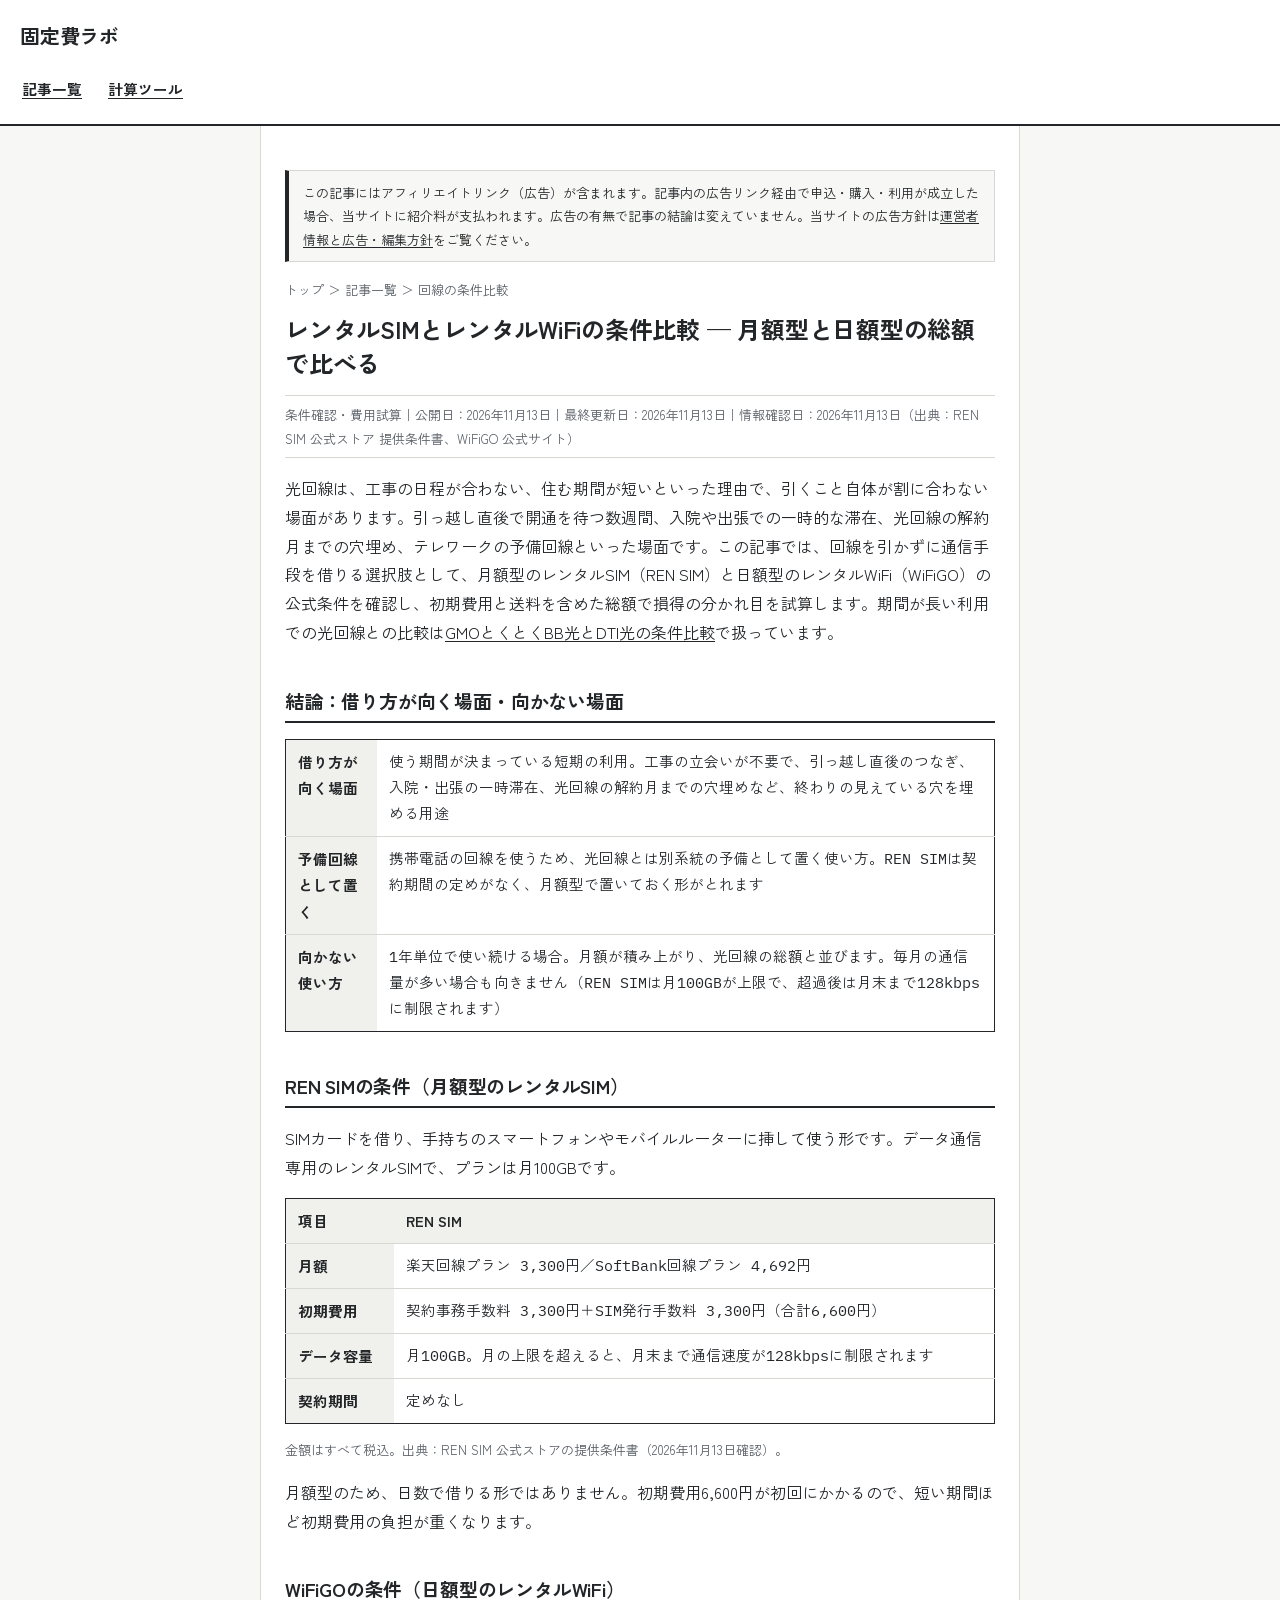
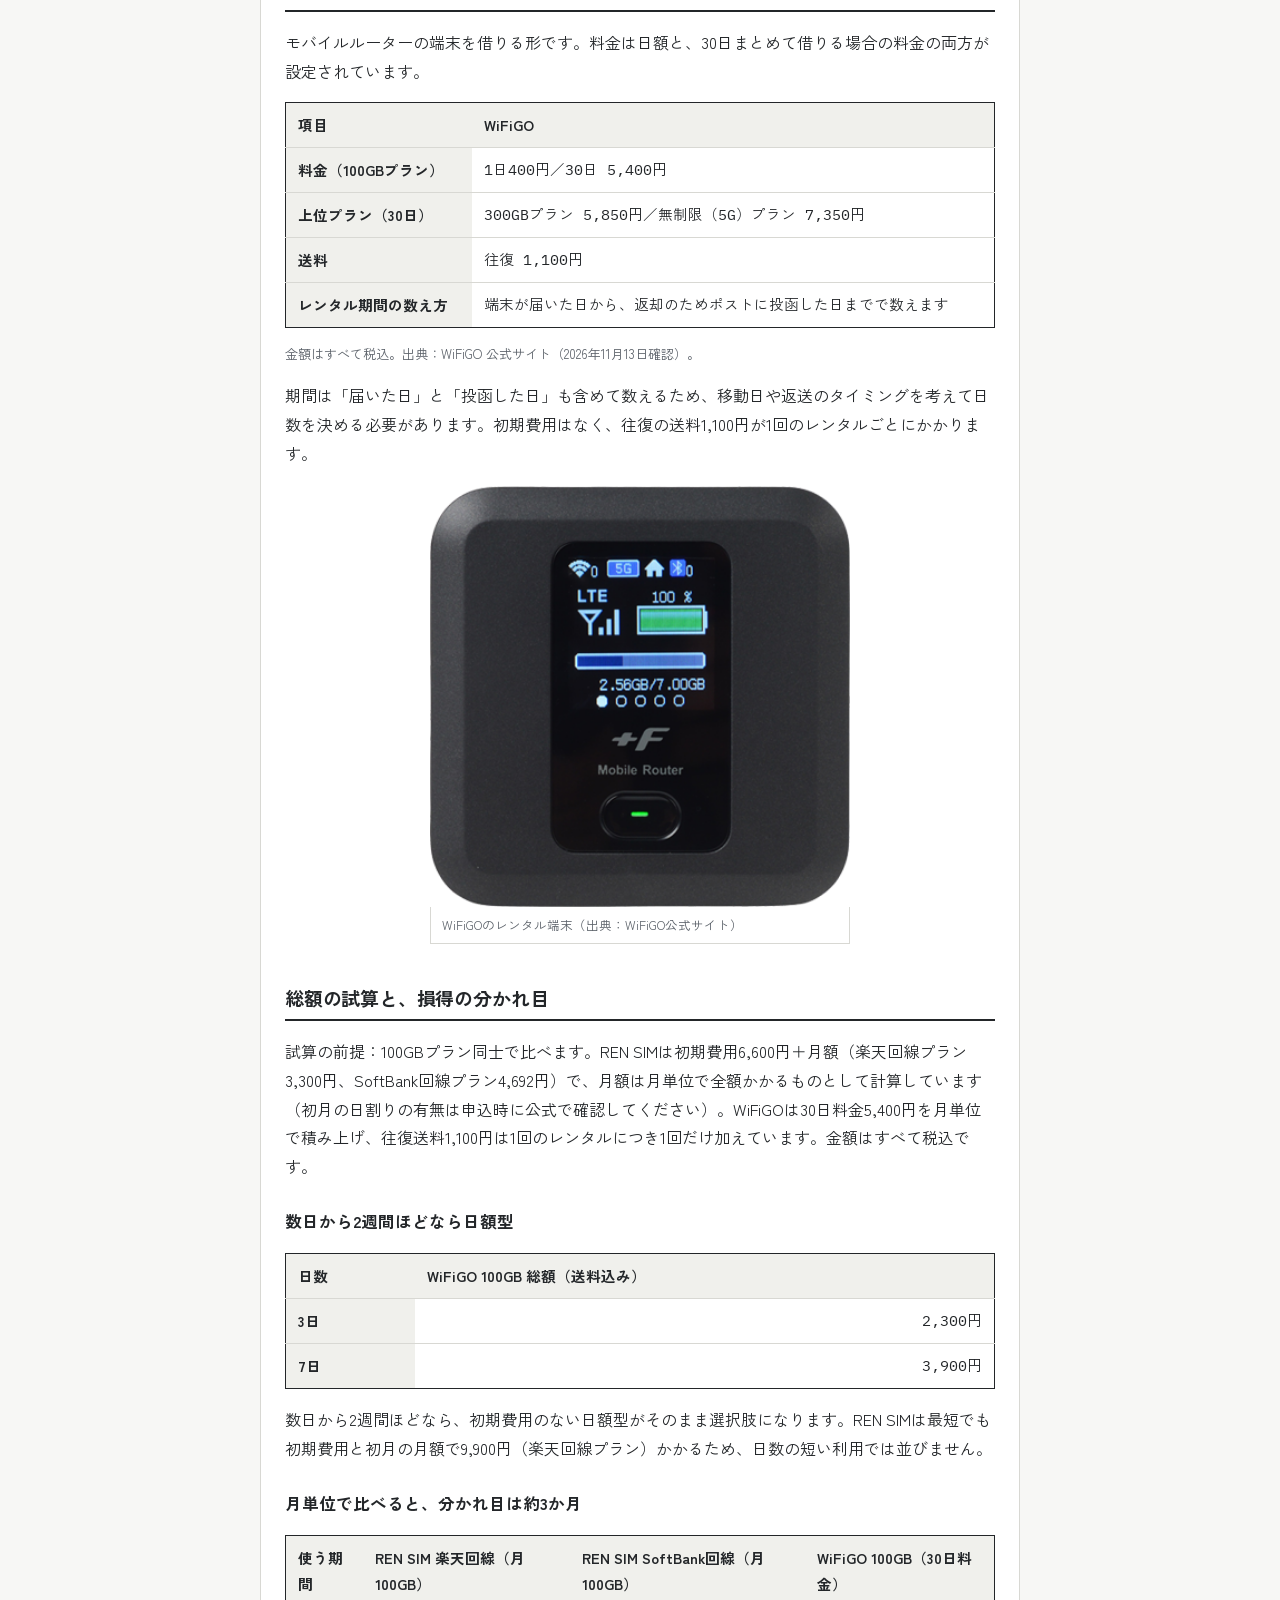
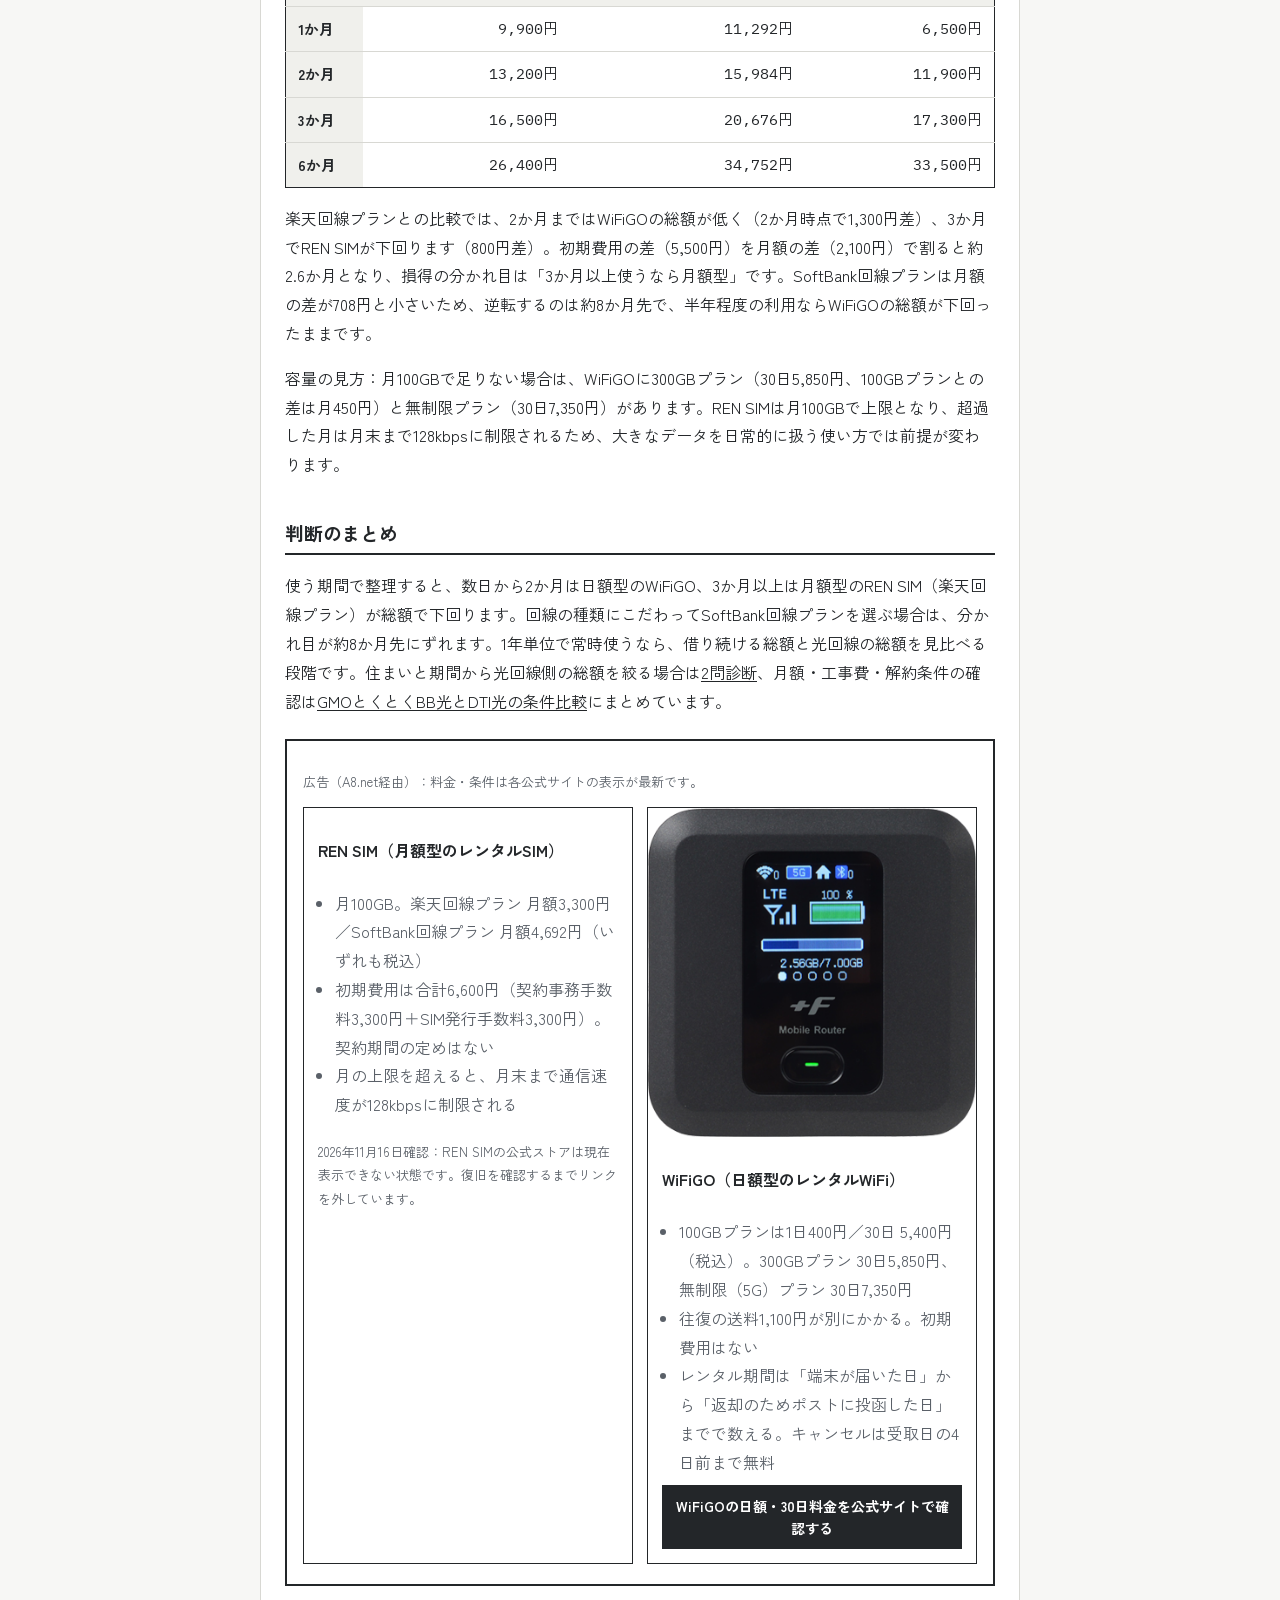
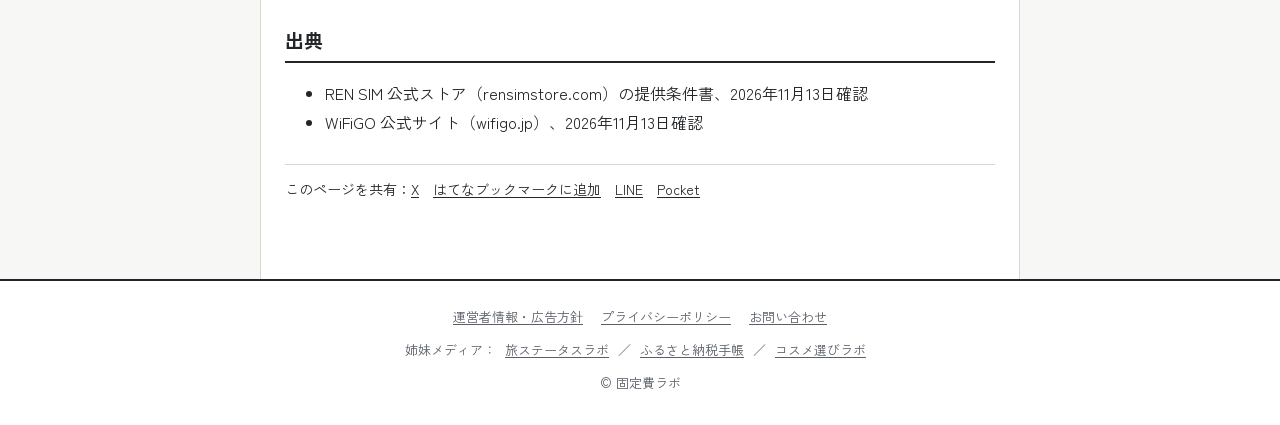
<file: articles/rental-sim-wifi.html>
<!DOCTYPE html>
<html lang="ja">
<head>
<meta charset="utf-8">
<meta name="viewport" content="width=device-width, initial-scale=1">
<title>レンタルSIMとレンタルWiFiの条件比較 — 月額型と日額型の総額で比べる｜固定費ラボ</title>
<meta name="description" content="固定回線を引くほどではない期間の通信手段として、月額型のレンタルSIM（REN SIM）と日額型のレンタルWiFi（WiFiGO）の公式条件を確認し、初期費用と送料を含めた総額を比べました。損得が入れ替わるのは、楽天回線プランとの比較で約3か月です。">
<link rel="preconnect" href="https://fonts.googleapis.com">
<link rel="preconnect" href="https://fonts.gstatic.com" crossorigin>
<link href="https://fonts.googleapis.com/css2?family=IBM+Plex+Mono:wght@400;500;700&family=Zen+Kaku+Gothic+New:wght@400;500;700&display=swap" rel="stylesheet">
<link rel="stylesheet" href="../style.css?v=20261120-r1">
<meta property="og:title" content="レンタルSIMとレンタルWiFiの条件比較 — 月額型と日額型の総額で比べる｜固定費ラボ">
<meta property="og:description" content="REN SIM（月額型）とWiFiGO（日額型）の公式条件を確認し、初期費用・送料込みの総額と、損得の分かれ目を試算。">
<meta property="og:type" content="article">
<meta property="og:url" content="https://koteihi.globe-ent.com/articles/rental-sim-wifi.html">
<meta property="og:image" content="https://koteihi.globe-ent.com/ogp.png">
<meta property="article:published_time" content="2026-11-13">
<meta property="article:modified_time" content="2026-11-13">
<meta name="twitter:card" content="summary_large_image">
<meta name="twitter:image" content="https://koteihi.globe-ent.com/ogp.png">
<link rel="icon" type="image/svg+xml" href="/favicon.svg">
<script type="application/ld+json">
{
  "@context": "https://schema.org",
  "@graph": [
    {
      "@type": "Article",
      "headline": "レンタルSIMとレンタルWiFiの条件比較 — 月額型と日額型の総額で比べる",
      "description": "固定回線を引くほどではない期間の通信手段として、月額型のレンタルSIM（REN SIM）と日額型のレンタルWiFi（WiFiGO）の公式条件を確認し、初期費用と送料を含めた総額を比べました。損得が入れ替わるのは、楽天回線プランとの比較で約3か月です。",
      "datePublished": "2026-11-13",
      "dateModified": "2026-11-13",
      "author": { "@type": "Organization", "name": "globe Entertainment", "url": "https://koteihi.globe-ent.com/about.html" },
      "publisher": { "@type": "Organization", "name": "固定費ラボ", "url": "https://koteihi.globe-ent.com/" },
      "mainEntityOfPage": "https://koteihi.globe-ent.com/articles/rental-sim-wifi.html",
      "inLanguage": "ja"
    },
    {
      "@type": "BreadcrumbList",
      "itemListElement": [
        { "@type": "ListItem", "position": 1, "name": "トップ", "item": "https://koteihi.globe-ent.com/" },
        { "@type": "ListItem", "position": 2, "name": "記事一覧", "item": "https://koteihi.globe-ent.com/articles.html" },
        { "@type": "ListItem", "position": 3, "name": "回線の条件比較" },
        { "@type": "ListItem", "position": 4, "name": "レンタルSIMとレンタルWiFiの条件比較 — 月額型と日額型の総額で比べる", "item": "https://koteihi.globe-ent.com/articles/rental-sim-wifi.html" }
      ]
    }
  ]
}
</script>
<link rel="canonical" href="https://koteihi.globe-ent.com/articles/rental-sim-wifi.html">
</head>
<body>
<header class="site">
<div class="name"><a href="../index.html">固定費ラボ</a></div>
<nav class="main">
<a href="../articles.html">記事一覧</a>
<a href="../tools/jitsushitsu-sim.html">計算ツール</a>
</nav>
</header>
<main>
<div class="disclosure">この記事にはアフィリエイトリンク（広告）が含まれます。記事内の広告リンク経由で申込・購入・利用が成立した場合、当サイトに紹介料が支払われます。広告の有無で記事の結論は変えていません。当サイトの広告方針は<a href="../about.html">運営者情報と広告・編集方針</a>をご覧ください。</div>
<p class="crumb"><a href="../index.html">トップ</a> ＞ <a href="../articles.html">記事一覧</a> ＞ 回線の条件比較</p>
<h1>レンタルSIMとレンタルWiFiの条件比較 — 月額型と日額型の総額で比べる</h1>
<p class="dateline">条件確認・費用試算｜公開日：2026年11月13日｜最終更新日：2026年11月13日｜情報確認日：2026年11月13日（出典：REN SIM 公式ストア 提供条件書、WiFiGO 公式サイト）</p>

<p>光回線は、工事の日程が合わない、住む期間が短いといった理由で、引くこと自体が割に合わない場面があります。引っ越し直後で開通を待つ数週間、入院や出張での一時的な滞在、光回線の解約月までの穴埋め、テレワークの予備回線といった場面です。この記事では、回線を引かずに通信手段を借りる選択肢として、月額型のレンタルSIM（REN SIM）と日額型のレンタルWiFi（WiFiGO）の公式条件を確認し、初期費用と送料を含めた総額で損得の分かれ目を試算します。期間が長い利用での光回線との比較は<a href="gmo-dti-hikaku.html">GMOとくとくBB光とDTI光の条件比較</a>で扱っています。</p>

<h2>結論：借り方が向く場面・向かない場面</h2>
<table>
<tr><th>借り方が向く場面</th><td>使う期間が決まっている短期の利用。工事の立会いが不要で、引っ越し直後のつなぎ、入院・出張の一時滞在、光回線の解約月までの穴埋めなど、終わりの見えている穴を埋める用途</td></tr>
<tr><th>予備回線として置く</th><td>携帯電話の回線を使うため、光回線とは別系統の予備として置く使い方。REN SIMは契約期間の定めがなく、月額型で置いておく形がとれます</td></tr>
<tr><th>向かない使い方</th><td>1年単位で使い続ける場合。月額が積み上がり、光回線の総額と並びます。毎月の通信量が多い場合も向きません（REN SIMは月100GBが上限で、超過後は月末まで128kbpsに制限されます）</td></tr>
</table>

<h2>REN SIMの条件（月額型のレンタルSIM）</h2>
<p>SIMカードを借り、手持ちのスマートフォンやモバイルルーターに挿して使う形です。データ通信専用のレンタルSIMで、プランは月100GBです。</p>
<table>
<tr><th>項目</th><th>REN SIM</th></tr>
<tr><th>月額</th><td>楽天回線プラン 3,300円／SoftBank回線プラン 4,692円</td></tr>
<tr><th>初期費用</th><td>契約事務手数料 3,300円＋SIM発行手数料 3,300円（合計6,600円）</td></tr>
<tr><th>データ容量</th><td>月100GB。月の上限を超えると、月末まで通信速度が128kbpsに制限されます</td></tr>
<tr><th>契約期間</th><td>定めなし</td></tr>
</table>
<p class="src">金額はすべて税込。出典：REN SIM 公式ストアの提供条件書（2026年11月13日確認）。</p>
<p>月額型のため、日数で借りる形ではありません。初期費用6,600円が初回にかかるので、短い期間ほど初期費用の負担が重くなります。</p>

<h2>WiFiGOの条件（日額型のレンタルWiFi）</h2>
<p>モバイルルーターの端末を借りる形です。料金は日額と、30日まとめて借りる場合の料金の両方が設定されています。</p>
<table>
<tr><th>項目</th><th>WiFiGO</th></tr>
<tr><th>料金（100GBプラン）</th><td>1日400円／30日 5,400円</td></tr>
<tr><th>上位プラン（30日）</th><td>300GBプラン 5,850円／無制限（5G）プラン 7,350円</td></tr>
<tr><th>送料</th><td>往復 1,100円</td></tr>
<tr><th>レンタル期間の数え方</th><td>端末が届いた日から、返却のためポストに投函した日までで数えます</td></tr>
</table>
<p class="src">金額はすべて税込。出典：WiFiGO 公式サイト（2026年11月13日確認）。</p>
<p>期間は「届いた日」と「投函した日」も含めて数えるため、移動日や返送のタイミングを考えて日数を決める必要があります。初期費用はなく、往復の送料1,100円が1回のレンタルごとにかかります。</p>

<figure style="max-width:420px;margin-left:auto;margin-right:auto"><img src="../assets/wifigo-device.png" alt="WiFiGOのレンタル端末「+F Mobile Router」の正面写真" width="377" height="378" loading="lazy"><figcaption>WiFiGOのレンタル端末（出典：WiFiGO公式サイト）</figcaption></figure>

<h2>総額の試算と、損得の分かれ目</h2>
<p>試算の前提：100GBプラン同士で比べます。REN SIMは初期費用6,600円＋月額（楽天回線プラン3,300円、SoftBank回線プラン4,692円）で、月額は月単位で全額かかるものとして計算しています（初月の日割りの有無は申込時に公式で確認してください）。WiFiGOは30日料金5,400円を月単位で積み上げ、往復送料1,100円は1回のレンタルにつき1回だけ加えています。金額はすべて税込です。</p>
<h3>数日から2週間ほどなら日額型</h3>
<table class="spec">
<tr><th>日数</th><th>WiFiGO 100GB 総額（送料込み）</th></tr>
<tr><th>3日</th><td>2,300円</td></tr>
<tr><th>7日</th><td>3,900円</td></tr>
</table>
<p>数日から2週間ほどなら、初期費用のない日額型がそのまま選択肢になります。REN SIMは最短でも初期費用と初月の月額で9,900円（楽天回線プラン）かかるため、日数の短い利用では並びません。</p>
<h3>月単位で比べると、分かれ目は約3か月</h3>
<table class="spec">
<tr><th>使う期間</th><th>REN SIM 楽天回線（月100GB）</th><th>REN SIM SoftBank回線（月100GB）</th><th>WiFiGO 100GB（30日料金）</th></tr>
<tr><th>1か月</th><td>9,900円</td><td>11,292円</td><td>6,500円</td></tr>
<tr><th>2か月</th><td>13,200円</td><td>15,984円</td><td>11,900円</td></tr>
<tr><th>3か月</th><td>16,500円</td><td>20,676円</td><td>17,300円</td></tr>
<tr><th>6か月</th><td>26,400円</td><td>34,752円</td><td>33,500円</td></tr>
</table>
<p>楽天回線プランとの比較では、2か月まではWiFiGOの総額が低く（2か月時点で1,300円差）、3か月でREN SIMが下回ります（800円差）。初期費用の差（5,500円）を月額の差（2,100円）で割ると約2.6か月となり、損得の分かれ目は「3か月以上使うなら月額型」です。SoftBank回線プランは月額の差が708円と小さいため、逆転するのは約8か月先で、半年程度の利用ならWiFiGOの総額が下回ったままです。</p>
<p>容量の見方：月100GBで足りない場合は、WiFiGOに300GBプラン（30日5,850円、100GBプランとの差は月450円）と無制限プラン（30日7,350円）があります。REN SIMは月100GBで上限となり、超過した月は月末まで128kbpsに制限されるため、大きなデータを日常的に扱う使い方では前提が変わります。</p>

<h2>判断のまとめ</h2>
<p>使う期間で整理すると、数日から2か月は日額型のWiFiGO、3か月以上は月額型のREN SIM（楽天回線プラン）が総額で下回ります。回線の種類にこだわってSoftBank回線プランを選ぶ場合は、分かれ目が約8か月先にずれます。1年単位で常時使うなら、借り続ける総額と光回線の総額を見比べる段階です。住まいと期間から光回線側の総額を絞る場合は<a href="hikari-shindan.html">2問診断</a>、月額・工事費・解約条件の確認は<a href="gmo-dti-hikaku.html">GMOとくとくBB光とDTI光の条件比較</a>にまとめています。</p>

<!-- REN SIM：2026-11-16に公式ストア全体の404を確認し、リンクを撤去（復旧は週次リンクチェックで監視し、復旧したら再設置）。WiFiGOのリンクは設置継続。 -->
<div class="shelfbox">
<p class="src">広告（A8.net経由）：料金・条件は各公式サイトの表示が最新です。</p>
<div class="shelf">
<div class="prod">
<div class="pb">
<p class="pn">REN SIM（月額型のレンタルSIM）</p>
<ul>
<li>月100GB。楽天回線プラン 月額3,300円／SoftBank回線プラン 月額4,692円（いずれも税込）</li>
<li>初期費用は合計6,600円（契約事務手数料3,300円＋SIM発行手数料3,300円）。契約期間の定めはない</li>
<li>月の上限を超えると、月末まで通信速度が128kbpsに制限される</li>
</ul>
<p class="src">2026年11月16日確認：REN SIMの公式ストアは現在表示できない状態です。復旧を確認するまでリンクを外しています。</p>
</div></div>
<div class="prod">
<img class="pimg" src="../assets/wifigo-device.png" alt="WiFiGOのレンタル端末「+F Mobile Router」の正面写真" width="377" height="378" loading="lazy">
<div class="pb">
<p class="pn">WiFiGO（日額型のレンタルWiFi）</p>
<ul>
<li>100GBプランは1日400円／30日 5,400円（税込）。300GBプラン 30日5,850円、無制限（5G）プラン 30日7,350円</li>
<li>往復の送料1,100円が別にかかる。初期費用はない</li>
<li>レンタル期間は「端末が届いた日」から「返却のためポストに投函した日」までで数える。キャンセルは受取日の4日前まで無料</li>
</ul>
<a class="cta" href="https://px.a8.net/svt/ejp?a8mat=4BGGBI+C08RIA+2W74+HV7V6" rel="nofollow">WiFiGOの日額・30日料金を公式サイトで確認する</a>
</div></div>
</div>
</div>

<h2>出典</h2>
<ul>
<li>REN SIM 公式ストア（rensimstore.com）の提供条件書、2026年11月13日確認</li>
<li>WiFiGO 公式サイト（wifigo.jp）、2026年11月13日確認</li>
</ul>
<div class="share"><span>このページを共有：</span><a href="https://twitter.com/intent/tweet?url=https%3A%2F%2Fkoteihi.globe-ent.com%2Farticles%2Frental-sim-wifi.html&text=%E3%83%AC%E3%83%B3%E3%82%BF%E3%83%ABSIM%E3%81%A8%E3%83%AC%E3%83%B3%E3%82%BF%E3%83%ABWiFi%E3%81%AE%E6%9D%A1%E4%BB%B6%E6%AF%94%E8%BC%83%20%E2%80%94%20%E6%9C%88%E9%A1%8D%E5%9E%8B%E3%81%A8%E6%97%A5%E9%A1%8D%E5%9E%8B%E3%81%AE%E7%B7%8F%E9%A1%8D%E3%81%A7%E6%AF%94%E3%81%B9%E3%82%8B%EF%BD%9C%E5%9B%BA%E5%AE%9A%E8%B2%BB%E3%83%A9%E3%83%9C" target="_blank" rel="noopener">X</a><a href="https://b.hatena.ne.jp/entry/https://koteihi.globe-ent.com/articles/rental-sim-wifi.html" target="_blank" rel="noopener">はてなブックマークに追加</a><a href="https://social-plugins.line.me/lineit/share?url=https%3A%2F%2Fkoteihi.globe-ent.com%2Farticles%2Frental-sim-wifi.html" target="_blank" rel="noopener">LINE</a><a href="https://getpocket.com/edit?url=https%3A%2F%2Fkoteihi.globe-ent.com%2Farticles%2Frental-sim-wifi.html" target="_blank" rel="noopener">Pocket</a></div>
</main>
<footer class="site">
<a href="../about.html">運営者情報・広告方針</a><a href="../privacy.html">プライバシーポリシー</a><a href="../contact.html">お問い合わせ</a>
<div class="sister">姉妹メディア：<a href="https://travel.globe-ent.com/">旅ステータスラボ</a>／<a href="https://furusato.globe-ent.com/">ふるさと納税手帳</a>／<a href="https://cosme-erabi.globe-ent.com/">コスメ選びラボ</a></div>
<div>© 固定費ラボ</div>
</footer>
</body>
</html>
</file>
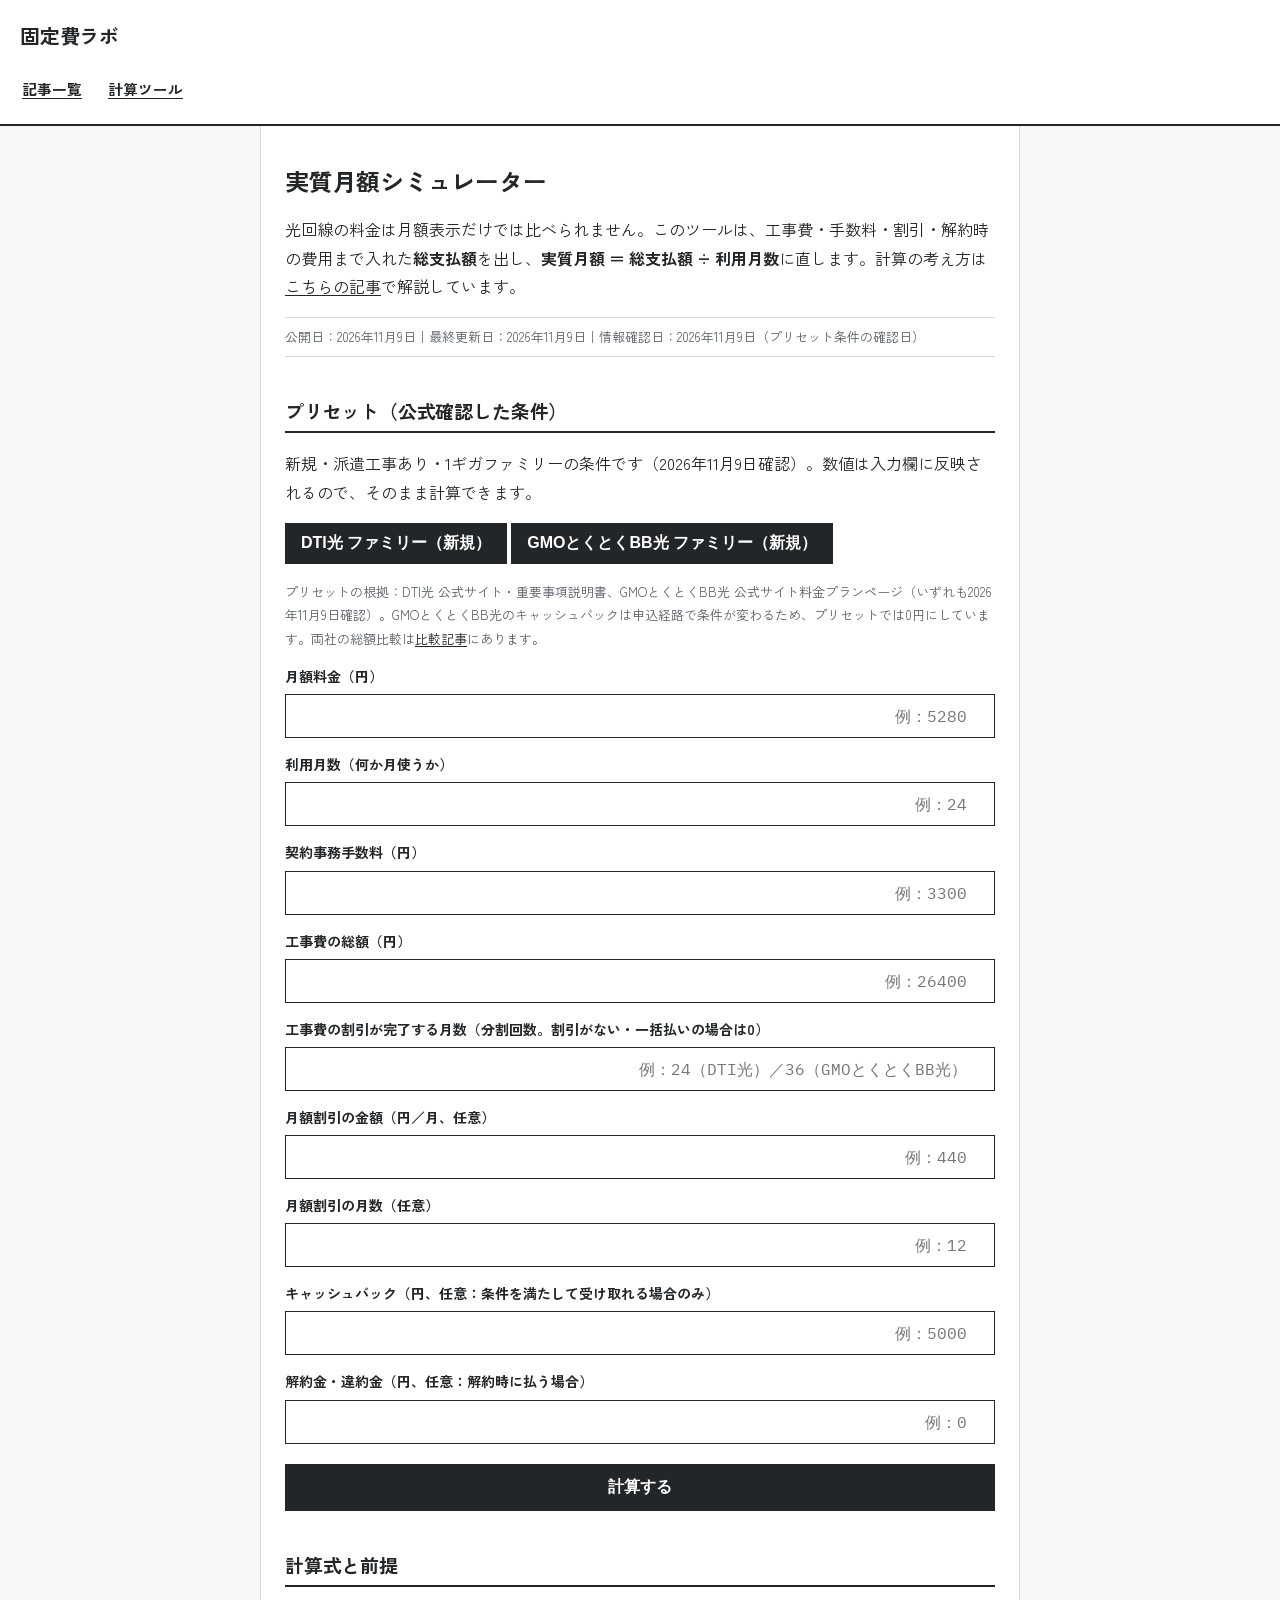
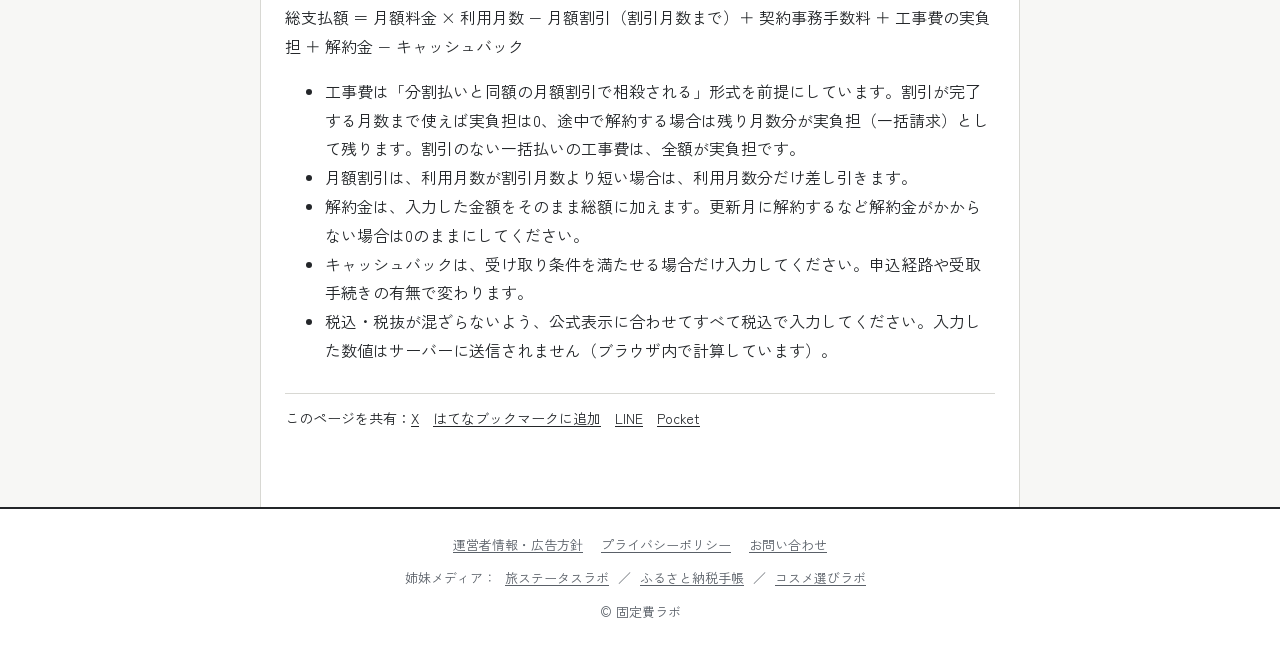
<file: tools/jitsushitsu-sim.html>
<!DOCTYPE html>
<html lang="ja">
<head>
<meta charset="utf-8">
<meta name="viewport" content="width=device-width, initial-scale=1">
<title>実質月額シミュレーター｜固定費ラボ</title>
<meta name="description" content="光回線の月額・工事費・割引・キャッシュバック・解約金から、契約期間の総支払額と実質月額（総額÷月数）を計算します。DTI光とGMOとくとくBB光の公式確認条件のプリセット付き。">
<link rel="preconnect" href="https://fonts.googleapis.com">
<link rel="preconnect" href="https://fonts.gstatic.com" crossorigin>
<link href="https://fonts.googleapis.com/css2?family=IBM+Plex+Mono:wght@400;500;700&family=Zen+Kaku+Gothic+New:wght@400;500;700&display=swap" rel="stylesheet">
<link rel="stylesheet" href="../style.css?v=20261120-r1">
<meta property="og:title" content="実質月額シミュレーター｜固定費ラボ">
<meta property="og:description" content="光回線の月額・工事費・割引・キャッシュバック・解約金から、契約期間の総支払額と実質月額（総額÷月数）を計算します。DTI光とGMOとくとくBB光の公式確認条件のプリセット付き。">
<meta property="og:type" content="website">
<meta property="og:url" content="https://koteihi.globe-ent.com/tools/jitsushitsu-sim.html">
<meta property="og:image" content="https://koteihi.globe-ent.com/ogp.png">
<meta name="twitter:card" content="summary_large_image">
<meta name="twitter:image" content="https://koteihi.globe-ent.com/ogp.png">
<link rel="icon" type="image/svg+xml" href="/favicon.svg">
<link rel="canonical" href="https://koteihi.globe-ent.com/tools/jitsushitsu-sim.html">
<script type="application/ld+json">
{
  "@context": "https://schema.org",
  "@type": "WebApplication",
  "name": "実質月額シミュレーター",
  "url": "https://koteihi.globe-ent.com/tools/jitsushitsu-sim.html",
  "description": "光回線の月額・工事費・割引・キャッシュバック・解約金から、契約期間の総支払額と実質月額を計算するツール",
  "applicationCategory": "UtilitiesApplication",
  "operatingSystem": "Any",
  "isAccessibleForFree": true,
  "inLanguage": "ja",
  "author": {
    "@type": "Organization",
    "name": "globe Entertainment"
  },
  "isPartOf": {
    "@type": "WebSite",
    "name": "固定費ラボ",
    "url": "https://koteihi.globe-ent.com/"
  }
}
</script>
</head>
<body>
<header class="site">
  <div class="name"><a href="../index.html">固定費ラボ</a></div>
  <nav class="main">
    <a href="../articles.html">記事一覧</a>
    <a href="jitsushitsu-sim.html">計算ツール</a>
  </nav>
</header>
<main>
  <h1>実質月額シミュレーター</h1>
  <p>光回線の料金は月額表示だけでは比べられません。このツールは、工事費・手数料・割引・解約時の費用まで入れた<strong>総支払額</strong>を出し、<strong>実質月額 ＝ 総支払額 ÷ 利用月数</strong>に直します。計算の考え方は<a href="../articles/jitsushitsu-getsugaku.html">こちらの記事</a>で解説しています。</p>
  <p class="dateline">公開日：2026年11月9日｜最終更新日：2026年11月9日｜情報確認日：2026年11月9日（プリセット条件の確認日）</p>

  <h2>プリセット（公式確認した条件）</h2>
  <p>新規・派遣工事あり・1ギガファミリーの条件です（2026年11月9日確認）。数値は入力欄に反映されるので、そのまま計算できます。</p>
  <p>
    <button type="button" class="calc" style="width:auto;padding:10px 16px;margin-top:0" onclick="preset('dti')">DTI光 ファミリー（新規）</button>
    <button type="button" class="calc" style="width:auto;padding:10px 16px;margin-top:0" onclick="preset('gmo')">GMOとくとくBB光 ファミリー（新規）</button>
  </p>
  <p class="src">プリセットの根拠：DTI光 公式サイト・重要事項説明書、GMOとくとくBB光 公式サイト料金プランページ（いずれも2026年11月9日確認）。GMOとくとくBB光のキャッシュバックは申込経路で条件が変わるため、プリセットでは0円にしています。両社の総額比較は<a href="../articles/gmo-dti-hikaku.html">比較記事</a>にあります。</p>

  <label>月額料金（円）
    <input type="number" id="monthly" inputmode="numeric" placeholder="例：5280">
  </label>
  <label>利用月数（何か月使うか）
    <input type="number" id="months" inputmode="numeric" placeholder="例：24">
  </label>
  <label>契約事務手数料（円）
    <input type="number" id="fee" inputmode="numeric" placeholder="例：3300">
  </label>
  <label>工事費の総額（円）
    <input type="number" id="constCost" inputmode="numeric" placeholder="例：26400">
  </label>
  <label>工事費の割引が完了する月数（分割回数。割引がない・一括払いの場合は0）
    <input type="number" id="constMonths" inputmode="numeric" placeholder="例：24（DTI光）／36（GMOとくとくBB光）">
  </label>
  <label>月額割引の金額（円／月、任意）
    <input type="number" id="disc" inputmode="numeric" placeholder="例：440">
  </label>
  <label>月額割引の月数（任意）
    <input type="number" id="discMonths" inputmode="numeric" placeholder="例：12">
  </label>
  <label>キャッシュバック（円、任意：条件を満たして受け取れる場合のみ）
    <input type="number" id="cashback" inputmode="numeric" placeholder="例：5000">
  </label>
  <label>解約金・違約金（円、任意：解約時に払う場合）
    <input type="number" id="penalty" inputmode="numeric" placeholder="例：0">
  </label>
  <button class="calc" onclick="calc()">計算する</button>

  <div class="result" id="result">
    <div><span class="badge">実質月額</span>（総支払額 ÷ 利用月数）</div>
    <div class="big" id="effective">—</div>
    <p id="totalLine"></p>
    <p id="breakdown"></p>
    <p id="note"></p>
  </div>

  <h2>計算式と前提</h2>
  <p>総支払額 ＝ 月額料金 × 利用月数 − 月額割引（割引月数まで）＋ 契約事務手数料 ＋ 工事費の実負担 ＋ 解約金 − キャッシュバック</p>
  <ul>
    <li>工事費は「分割払いと同額の月額割引で相殺される」形式を前提にしています。割引が完了する月数まで使えば実負担は0、途中で解約する場合は残り月数分が実負担（一括請求）として残ります。割引のない一括払いの工事費は、全額が実負担です。</li>
    <li>月額割引は、利用月数が割引月数より短い場合は、利用月数分だけ差し引きます。</li>
    <li>解約金は、入力した金額をそのまま総額に加えます。更新月に解約するなど解約金がかからない場合は0のままにしてください。</li>
    <li>キャッシュバックは、受け取り条件を満たせる場合だけ入力してください。申込経路や受取手続きの有無で変わります。</li>
    <li>税込・税抜が混ざらないよう、公式表示に合わせてすべて税込で入力してください。入力した数値はサーバーに送信されません（ブラウザ内で計算しています）。</li>
  </ul>
<div class="share"><span>このページを共有：</span><a href="https://twitter.com/intent/tweet?url=https%3A%2F%2Fkoteihi.globe-ent.com%2Ftools%2Fjitsushitsu-sim.html&text=%E5%AE%9F%E8%B3%AA%E6%9C%88%E9%A1%8D%E3%82%B7%E3%83%9F%E3%83%A5%E3%83%AC%E3%83%BC%E3%82%BF%E3%83%BC%EF%BD%9C%E5%9B%BA%E5%AE%9A%E8%B2%BB%E3%83%A9%E3%83%9C" target="_blank" rel="noopener">X</a><a href="https://b.hatena.ne.jp/entry/https://koteihi.globe-ent.com/tools/jitsushitsu-sim.html" target="_blank" rel="noopener">はてなブックマークに追加</a><a href="https://social-plugins.line.me/lineit/share?url=https%3A%2F%2Fkoteihi.globe-ent.com%2Ftools%2Fjitsushitsu-sim.html" target="_blank" rel="noopener">LINE</a><a href="https://getpocket.com/edit?url=https%3A%2F%2Fkoteihi.globe-ent.com%2Ftools%2Fjitsushitsu-sim.html" target="_blank" rel="noopener">Pocket</a></div>
</main>
<footer class="site">
  <a href="../about.html">運営者情報・広告方針</a><a href="../privacy.html">プライバシーポリシー</a><a href="../contact.html">お問い合わせ</a>
  <div class="sister">姉妹メディア：<a href="https://travel.globe-ent.com/">旅ステータスラボ</a>／<a href="https://furusato.globe-ent.com/">ふるさと納税手帳</a>／<a href="https://cosme-erabi.globe-ent.com/">コスメ選びラボ</a></div>
  <div>© 固定費ラボ</div>
</footer>
<script>
function fmt(n){ return Math.round(n).toLocaleString('ja-JP'); }
function num(id){ var v = parseFloat(document.getElementById(id).value); return isNaN(v) ? 0 : v; }
function setv(id, v){ document.getElementById(id).value = v; }
function preset(kind){
  if(kind === 'dti'){
    setv('monthly', 5280); setv('months', 24); setv('fee', 3300);
    setv('constCost', 26400); setv('constMonths', 24);
    setv('disc', 440); setv('discMonths', 12);
    setv('cashback', 0); setv('penalty', 0);
  } else if(kind === 'gmo'){
    setv('monthly', 5390); setv('months', 24); setv('fee', 3300);
    setv('constCost', 26400); setv('constMonths', 36);
    setv('disc', 0); setv('discMonths', 0);
    setv('cashback', 0); setv('penalty', 0);
  }
  calc();
}
function calc(){
  var monthly = num('monthly');
  var months = num('months');
  var fee = num('fee');
  var constCost = num('constCost');
  var constMonths = num('constMonths');
  var disc = num('disc');
  var discMonths = num('discMonths');
  var cashback = num('cashback');
  var penalty = num('penalty');
  var box = document.getElementById('result');
  if(monthly <= 0 || months <= 0){ alert('月額料金と利用月数を入力してください。'); return; }
  var monthlyTotal = monthly * months - disc * Math.min(discMonths, months);
  var constNet;
  if(constMonths > 0){
    constNet = constCost * Math.max(0, constMonths - months) / constMonths;
  } else {
    constNet = constCost;
  }
  var total = monthlyTotal + fee + constNet + penalty - cashback;
  var effective = total / months;
  document.getElementById('effective').textContent = '約 ' + fmt(effective) + ' 円／月';
  document.getElementById('totalLine').textContent = months + 'か月の総支払額は 約 ' + fmt(total) + ' 円 です。';
  var b = '内訳：月額料金の合計（割引後）' + fmt(monthlyTotal) + '円';
  b += ' ＋ 事務手数料 ' + fmt(fee) + '円';
  b += ' ＋ 工事費の実負担 ' + fmt(constNet) + '円';
  if(penalty > 0) b += ' ＋ 解約金 ' + fmt(penalty) + '円';
  if(cashback > 0) b += ' − キャッシュバック ' + fmt(cashback) + '円';
  document.getElementById('breakdown').textContent = b;
  var note = '';
  if(constMonths > 0 && months < constMonths){
    note = '工事費の割引完了（' + constMonths + 'か月）より前に解約する前提のため、工事費の残り ' + fmt(constNet) + ' 円が実負担として残っています。' + constMonths + 'か月使うとこの負担は0になります。';
  } else if(constMonths > 0){
    note = '工事費は割引期間を使い切る前提のため、実負担は0として計算しています。';
  }
  document.getElementById('note').textContent = note;
  box.style.display = 'block';
}
</script>
</body>
</html>
</file>
<file: style.css>
/* 固定費ラボ 方向B（2026-11-09 ユーザー承認）
   「光回線の『料金明細書』そのものの文法で組む、実質月額のスペックシート」
   - 書体：見出し・本文＝Zen Kaku Gothic New、数字専用＝IBM Plex Mono（等幅・右寄せ）
   - 地＝明細グレー、白＝明細行、罫線で組む。角丸・影は使わない
   - 識別色（--marker）は「実質月額バッジ」と「順位マーカー」だけに使う。それ以外の装飾色は使わない */
:root {
  --ink:#232629; --sub:#5a6068; --line:#d8d8d3; --line-dark:#232629;
  --paper:#f7f7f5; --row:#fff; --th:#f0f0ec;
  --marker:#c8501b;
}
* { box-sizing: border-box; }
body { margin:0; font-family:"Zen Kaku Gothic New", "Hiragino Kaku Gothic ProN", "Yu Gothic", sans-serif; color:var(--ink); background:var(--paper); line-height:1.8; font-size:16px; -webkit-font-smoothing:antialiased; }
::selection { background:#e3e3de; }

/* ヘッダー（明細書のヘッダー行） */
header.site { position:sticky; top:0; z-index:10; background:var(--row); border-bottom:2px solid var(--line-dark); padding:12px 20px; }
header.site .name { font-size:20px; font-weight:700; letter-spacing:-.01em; }
header.site .name a { color:inherit; text-decoration:none; display:inline-block; padding:6px 0; }
header.site .tag { color:var(--sub); font-size:13px; }
nav.main { margin-top:6px; font-size:14.5px; }
nav.main a { margin-right:18px; color:var(--ink); text-decoration:underline; text-underline-offset:3px; font-weight:700; display:inline-block; padding:10px 2px; }

/* 本文（白の明細シート） */
main { max-width:760px; margin:0 auto; padding:28px 24px 56px; background:var(--row); border-left:1px solid var(--line); border-right:1px solid var(--line); }
h1 { font-size:24px; line-height:1.45; margin:10px 0 14px; letter-spacing:-.01em; }
h2 { font-size:19px; border-bottom:2px solid var(--line-dark); padding-bottom:6px; margin-top:40px; line-height:1.5; letter-spacing:-.01em; }
h3 { font-size:16.5px; margin-top:26px; }
p, li { font-size:16px; }
a { color:var(--ink); text-decoration:underline; text-underline-offset:2px; }
strong { color:var(--ink); }

/* 日付メタ行（公開日・最終更新日・情報確認日） */
.dateline { font-size:13px; color:var(--sub); border-top:1px solid var(--line); border-bottom:1px solid var(--line); padding:7px 0; margin:14px 0; font-variant-numeric:tabular-nums; }

/* トップの導入（明細書の件名行） */
.leadline { font-size:23px; font-weight:700; line-height:1.5; margin:6px 0 4px; letter-spacing:-.01em; }
.leadsub { color:var(--sub); margin:0 0 6px; }

/* 明細シート（項目名＋値の行で組む） */
.sheet { border:1px solid var(--line-dark); margin:16px 0 8px; background:var(--row); }
.srow { display:flex; justify-content:space-between; align-items:baseline; gap:18px; padding:11px 14px; border-bottom:1px solid var(--line); }
.srow:last-child { border-bottom:none; }
.srow .sk { font-size:13.5px; font-weight:700; }
.srow .sv { font-family:"IBM Plex Mono", "Zen Kaku Gothic New", monospace; font-size:19px; font-weight:700; text-align:right; white-space:nowrap; }
.badge { display:inline-block; background:var(--marker); color:#fff; font-family:"Zen Kaku Gothic New", sans-serif; font-size:11.5px; font-weight:700; padding:2px 8px; margin-right:8px; vertical-align:3px; letter-spacing:.04em; }
figure { margin:18px 0; }
figure img { width:100%; height:auto; display:block; }
figcaption { font-size:12.5px; color:var(--sub); border:1px solid var(--line); border-top:none; padding:7px 11px; background:var(--row); }
.sheet + figcaption, .figcap { font-size:12.5px; color:var(--sub); padding:7px 2px; }

/* パンくず */
.crumb { font-size:13px; color:var(--sub); margin:0 0 6px; }
.crumb a { color:var(--sub); text-decoration:none; }
.crumb a:hover { text-decoration:underline; }

/* 開示ボックス（明細の注記行として中立色で組む） */
.disclosure { background:var(--paper); border:1px solid var(--line); border-left:4px solid var(--line-dark); padding:10px 14px; font-size:13px; color:var(--ink); margin:16px 0; }

/* カードは廃止し、罫線の行で組む */
.card { display:block; border:none; border-top:1px solid var(--line); padding:14px 2px; margin:0; background:transparent; text-decoration:none; color:inherit; }
.card strong { display:block; font-size:16px; margin-bottom:4px; color:var(--ink); }
.card span { display:block; color:var(--sub); font-size:14px; }
.card .t { font-weight:700; font-size:16px; color:var(--ink); }
.card .d { color:var(--sub); font-size:14px; }

/* 表＝スペックシート（項目名＋値＋備考の明細行）
   数字は IBM Plex Mono にフォールバックさせるため、表全体に等幅スタックを指定する */
table { border-collapse:collapse; width:100%; margin:14px 0; font-size:14.5px; border:1px solid var(--line-dark); font-family:"IBM Plex Mono", "Zen Kaku Gothic New", monospace; background:var(--row); }
th, td { border-bottom:1px solid var(--line); padding:9px 12px; text-align:left; vertical-align:top; }
tr:last-child td, tr:last-child th { border-bottom:none; }
th { background:var(--th); font-weight:700; font-family:"Zen Kaku Gothic New", sans-serif; }
table.spec td { text-align:right; font-variant-numeric:tabular-nums; }
table.spec th { text-align:left; }
@media (max-width:640px) {
  table { display:block; overflow-x:auto; -webkit-overflow-scrolling:touch; }
  .leadline { font-size:20px; }
  h1 { font-size:22px; }
  main { border-left:none; border-right:none; padding:24px 18px 48px; }
  .srow { flex-direction:column; gap:2px; }
  .srow .sv { text-align:left; }
}

/* 検索 */
.searchbox { margin:16px 0; }
.searchbox input { width:100%; padding:12px 14px; font-size:16px; border:1.5px solid var(--line-dark); background:var(--row); }
.searchbox input:focus { outline:2px solid var(--ink); outline-offset:1px; }

/* 計算ツール */
label { display:block; font-size:14px; margin-top:14px; font-weight:700; }
input[type=number] { width:100%; padding:11px 12px; font-size:16px; border:1.5px solid var(--line-dark); margin-top:5px; font-family:"IBM Plex Mono", monospace; text-align:right; background:var(--row); }
input[type=number]:focus { outline:2px solid var(--ink); outline-offset:1px; }
button.calc { margin-top:20px; width:100%; padding:13px; font-size:16px; font-weight:700; background:var(--ink); color:#fff; border:none; cursor:pointer; }
button.calc:hover { opacity:.88; }
.result { margin-top:20px; background:var(--paper); border:1px solid var(--line-dark); padding:18px; display:none; }
.result .big { font-size:26px; font-weight:700; font-family:"IBM Plex Mono", "Zen Kaku Gothic New", monospace; }
.result .num { font-family:"IBM Plex Mono", "Zen Kaku Gothic New", monospace; }

/* フッター */
footer.site { border-top:2px solid var(--line-dark); padding:24px 20px 30px; font-size:13px; color:var(--sub); text-align:center; background:var(--row); }
footer.site a { color:var(--sub); margin:0 9px; }
footer.site div { margin-top:10px; }
.src { font-size:13px; color:var(--sub); }
footer.site .sister{margin-top:10px;font-size:13px;}

/* 記事一覧の行（旧サムネイル行を明細行の文法に統一） */
.thumbrow { display:flex; gap:14px; padding:13px 0; border-bottom:1px solid var(--line); align-items:flex-start; text-decoration:none; color:inherit; }
a.thumbrow:hover .t { text-decoration:underline; }
.thumbrow img { width:118px; height:82px; object-fit:cover; flex:none; }
.thumbrow .t { font-weight:700; font-size:15.5px; display:block; }
.thumbrow .d { font-size:13px; color:var(--sub); display:block; }
.card.thumbrow { border:none; border-bottom:1px solid var(--line); border-top:none; padding:13px 0; margin:0; background:transparent; display:flex; }
.thumbrow .txt { display:block; }
.bignum { font-size:26px; font-weight:700; font-family:"IBM Plex Mono", "Zen Kaku Gothic New", monospace; }

/* 広告ボックス（記事内の広告リンク設置用。広告コード自体は変更しない） */
.adbox{border:2px solid var(--line-dark);padding:16px;margin:24px 0;text-align:center;background:var(--row)}
.adbox .src{text-align:left}
.adbox img{max-width:100%;height:auto}
/* 商品棚（カード形式の広告枠） */
.shelfbox{border:2px solid var(--line-dark);padding:16px;margin:24px 0;background:var(--row)}
.shelfbox .src{text-align:left}
.shelf{display:grid;grid-template-columns:repeat(2,1fr);gap:14px;margin:12px 0 4px}
@media (max-width:640px){.shelf{grid-template-columns:1fr}}
.prod{border:1px solid var(--line-dark);background:var(--row);display:flex;flex-direction:column}
.prod .pimg{width:100%;height:auto;display:block}
.prod .pb{padding:12px 14px 14px;display:flex;flex-direction:column;gap:8px;flex:1}
.prod .pn{font-weight:700;font-size:16px;color:var(--ink)}
.prod ul{margin:0;padding-left:1.25em;font-size:13.5px;color:var(--sub);line-height:1.8}
.prod .cta{margin-top:auto;display:block;text-align:center;background:var(--ink);color:#fff;font-weight:700;font-size:14px;line-height:1.6;padding:10px 12px;text-decoration:none}

.share{margin:28px 0 8px;padding:12px 0;border-top:1px solid var(--line);font-size:14px}
.share a{margin-right:14px}
</file>
